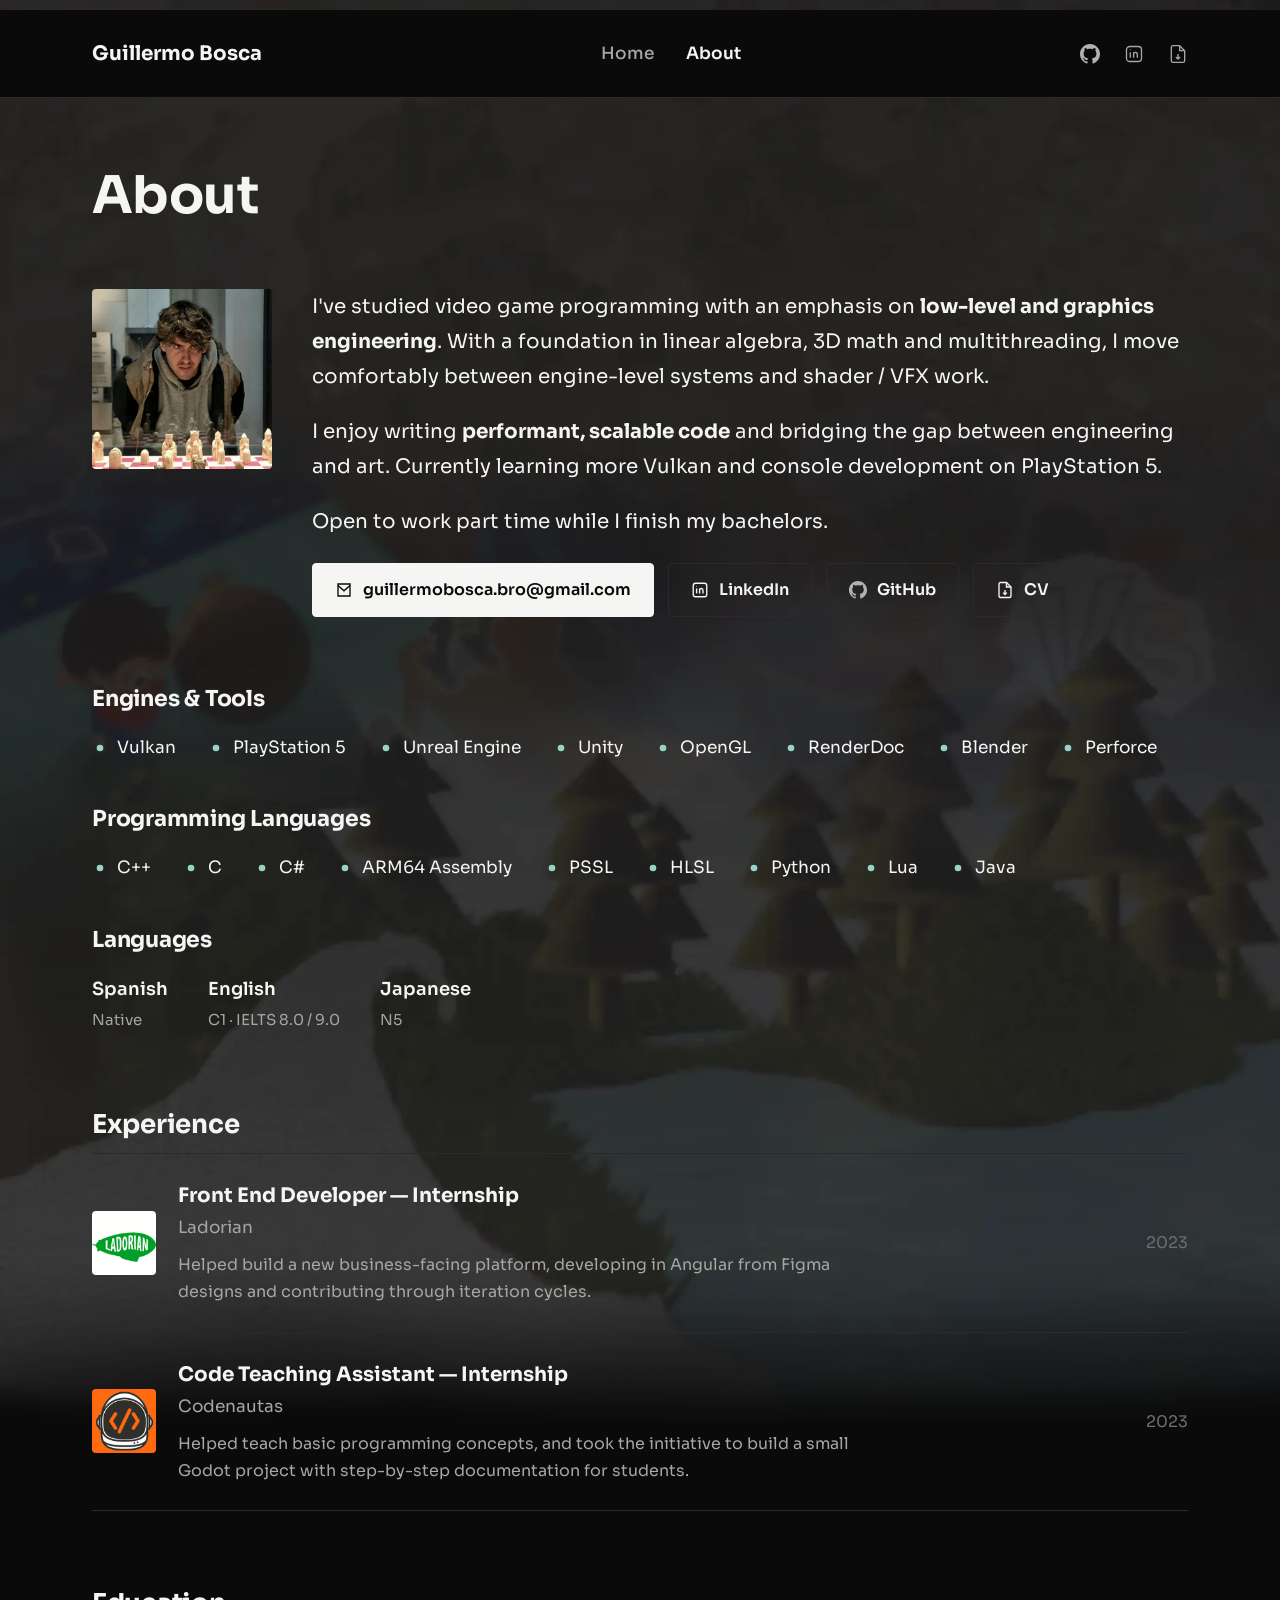
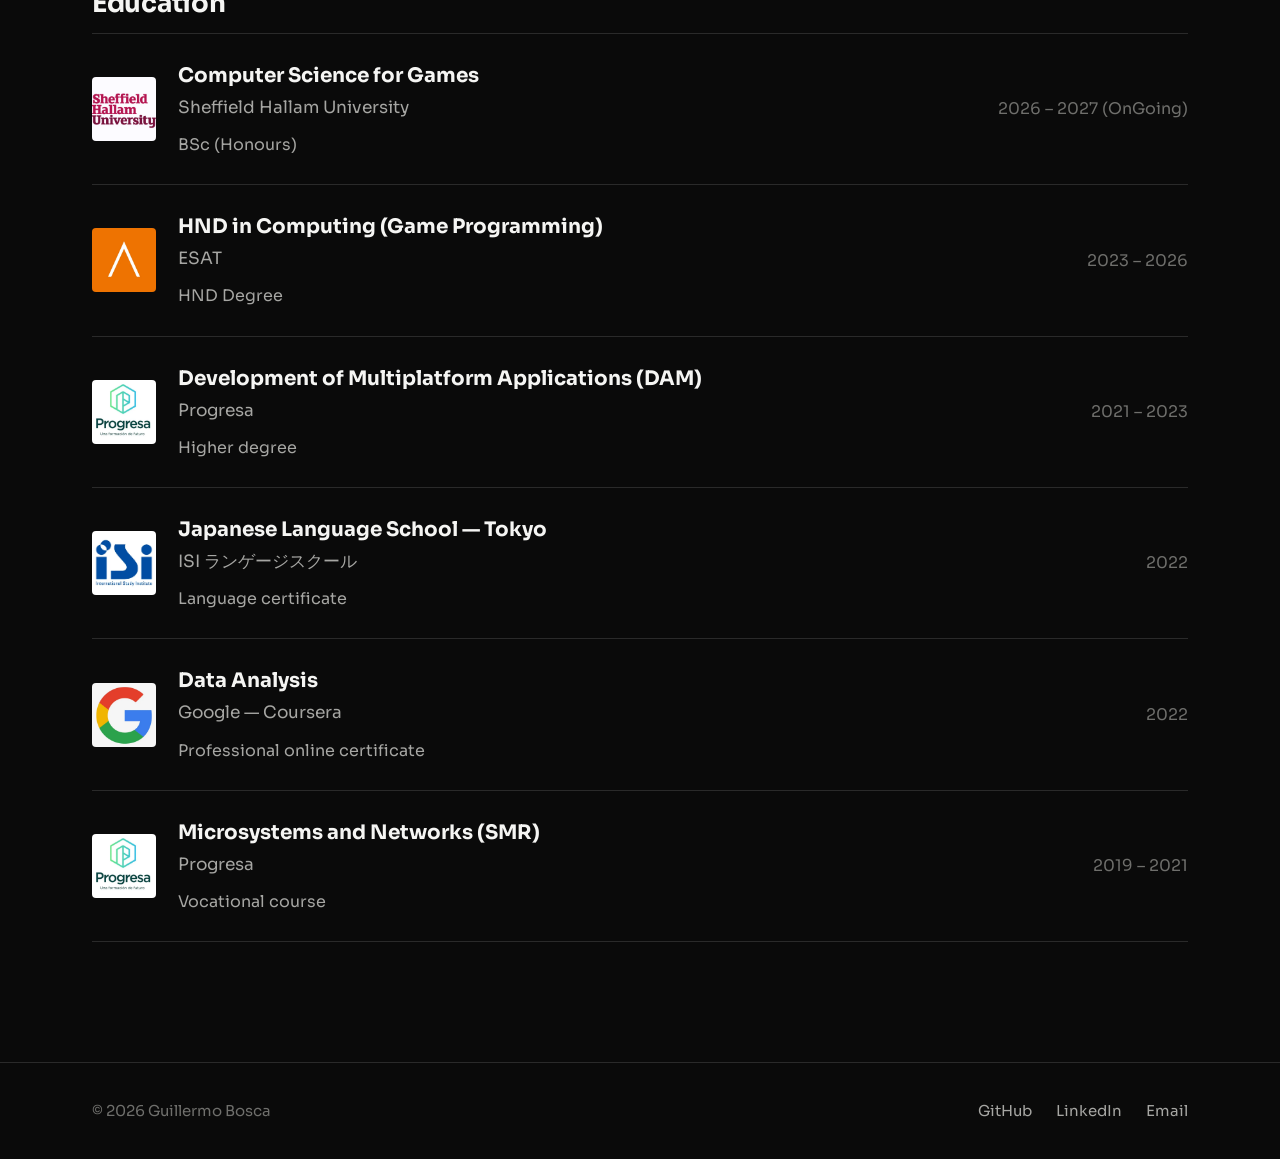
<file: about.html>
<!DOCTYPE html>
<html lang="en">
<head>
<meta charset="UTF-8">
<meta name="viewport" content="width=device-width, initial-scale=1.0">
<title>About — Guillermo Bosca</title>
<meta name="description" content="About Guillermo Bosca — graphics and game engine programmer.">
<link rel="stylesheet" href="css/style.css">
<link rel="icon" type="image/x-icon" href="assets/img/gallery/cat.webp">
</head>
<body>

<header class="site-header">
  <div class="wrap">
    <a href="index.html" class="logo">Guillermo Bosca</a>
    <nav class="main-nav" aria-label="Primary">
      <a href="index.html">Home</a>
      <!--
      <a href="articles.html">Articles</a>
    -->
      <a href="about.html" class="active">About</a>
    </nav>
    <div class="header-icons">
      <a class="icon-link" href="https://github.com/kenhacodes" target="_blank" rel="noopener" aria-label="GitHub">
 <img src="assets/img/logos/github.svg" alt="GitHub">      </a>
      <a class="icon-link" href="https://linkedin.com/in/guillermo-bosca" target="_blank" rel="noopener" aria-label="LinkedIn">
        <svg viewBox="0 0 24 24" fill="none" stroke="currentColor" stroke-width="1.6"><rect x="3" y="3" width="18" height="18" rx="4"/><line x1="7.5" y1="10" x2="7.5" y2="16.5"/><circle cx="7.5" cy="7" r="0.6" fill="currentColor" stroke="none"/><path d="M11.5 16.5V10M11.5 12.5c0-1.5 1-2.5 2.3-2.5 1.3 0 2.2.9 2.2 2.5v4"/></svg>
      </a>
      <a class="icon-link" href="assets/cv/Guillermo_Bosca_CV.pdf" target="_blank" rel="noopener" aria-label="Download CV (PDF)">
        <svg viewBox="0 0 24 24" fill="none" stroke="currentColor" stroke-width="1.6"><path d="M14 2H6a2 2 0 0 0-2 2v16a2 2 0 0 0 2 2h12a2 2 0 0 0 2-2V8z"/><path d="M14 2v6h6"/><path d="M12 12v6M9.5 15.5 12 18l2.5-2.5"/></svg>
      </a>
    </div>
    <button class="nav-toggle" aria-label="Toggle menu">
      <svg width="20" height="20" viewBox="0 0 24 24" fill="none" stroke="currentColor" stroke-width="2"><line x1="3" y1="6" x2="21" y2="6"/><line x1="3" y1="12" x2="21" y2="12"/><line x1="3" y1="18" x2="21" y2="18"/></svg>
    </button>
  </div>
</header>

<main class="wrap">

  <div class="page-head">
    <h1>About</h1>
  </div>

  <div class="about-row">
    <div class="avatar-block">
    
      <img src="assets/img/covers/profile.webp" alt="Guillermo Bosca" onerror="this.style.display='none'">
    </div>

    <div class="about-bio">
      <p>I've studied video game programming with an emphasis on <strong>low-level and graphics engineering</strong>. With a foundation in linear algebra, 3D math and multithreading, I move comfortably between engine-level systems and shader / VFX work.</p>
      <p>I enjoy writing <strong>performant, scalable code</strong> and bridging the gap between engineering and art. Currently learning more Vulkan and console development on PlayStation 5.</p>
      <p>Open to work part time while I finish my bachelors.</p>
      <div class="contact-row">
        <a class="btn primary" href="mailto:guillermobosca.bro@gmail.com">
          <svg viewBox="0 0 24 24" fill="none" stroke="currentColor" stroke-width="1.8"><path d="M4 4h16v16H4z"/><path d="m4 6 8 7 8-7"/></svg>
          guillermobosca.bro@gmail.com
        </a>
        <a class="btn" href="https://linkedin.com/in/guillermo-bosca" target="_blank" rel="noopener">
          <svg viewBox="0 0 24 24" fill="none" stroke="currentColor" stroke-width="1.8"><rect x="3" y="3" width="18" height="18" rx="3"/><line x1="7.5" y1="10" x2="7.5" y2="16.5"/><circle cx="7.5" cy="7" r="0.6" fill="currentColor" stroke="none"/><path d="M11.5 16.5V10M11.5 12.5c0-1.5 1-2.5 2.3-2.5 1.3 0 2.2.9 2.2 2.5v4"/></svg>
          LinkedIn
        </a>
        <a class="btn" href="https://github.com/kenhacodes" target="_blank" rel="noopener">
 <img src="assets/img/logos/github.svg" alt="GitHub"> 
           GitHub
        </a>
        <a class="btn" href="assets/cv/Guillermo_Bosca_CV.pdf" target="_blank" rel="noopener">
          <svg viewBox="0 0 24 24" fill="none" stroke="currentColor" stroke-width="1.8"><path d="M14 2H6a2 2 0 0 0-2 2v16a2 2 0 0 0 2 2h12a2 2 0 0 0 2-2V8z"/><path d="M14 2v6h6"/><path d="M12 12v6M9.5 15.5 12 18l2.5-2.5"/></svg>
          CV
        </a>
      </div>
    </div>
  </div>

  <div class="skills-section">
    <div class="skill-block">
      <h3>Engines &amp; Tools</h3>
      <div class="skill-list">
        <span class="skill-item"><svg viewBox="0 0 24 24" fill="currentColor"><circle cx="12" cy="12" r="5"/></svg>Vulkan</span>
        <span class="skill-item"><svg viewBox="0 0 24 24" fill="currentColor"><circle cx="12" cy="12" r="5"/></svg>PlayStation 5</span>
        <span class="skill-item"><svg viewBox="0 0 24 24" fill="currentColor"><circle cx="12" cy="12" r="5"/></svg>Unreal Engine</span>
        <span class="skill-item"><svg viewBox="0 0 24 24" fill="currentColor"><circle cx="12" cy="12" r="5"/></svg>Unity</span>
        <span class="skill-item"><svg viewBox="0 0 24 24" fill="currentColor"><circle cx="12" cy="12" r="5"/></svg>OpenGL</span>
        <span class="skill-item"><svg viewBox="0 0 24 24" fill="currentColor"><circle cx="12" cy="12" r="5"/></svg>RenderDoc</span>
        <span class="skill-item"><svg viewBox="0 0 24 24" fill="currentColor"><circle cx="12" cy="12" r="5"/></svg>Blender</span>
        <span class="skill-item"><svg viewBox="0 0 24 24" fill="currentColor"><circle cx="12" cy="12" r="5"/></svg>Perforce</span>
        <!--
          <span class="skill-item"><svg viewBox="0 0 24 24" fill="currentColor"><circle cx="12" cy="12" r="5"/></svg>Git</span>
          <span class="skill-item"><svg viewBox="0 0 24 24" fill="currentColor"><circle cx="12" cy="12" r="5"/></svg>Shader Graphs</span>
          <span class="skill-item"><svg viewBox="0 0 24 24" fill="currentColor"><circle cx="12" cy="12" r="5"/></svg>Godot</span>
          <span class="skill-item"><svg viewBox="0 0 24 24" fill="currentColor"><circle cx="12" cy="12" r="5"/></svg>SQL</span>
          <span class="skill-item"><svg viewBox="0 0 24 24" fill="currentColor"><circle cx="12" cy="12" r="5"/></svg>Angular</span>
          <span class="skill-item"><svg viewBox="0 0 24 24" fill="currentColor"><circle cx="12" cy="12" r="5"/></svg>MongoDB</span>
          <span class="skill-item"><svg viewBox="0 0 24 24" fill="currentColor"><circle cx="12" cy="12" r="5"/></svg>Firebase</span>
          <span class="skill-item"><svg viewBox="0 0 24 24" fill="currentColor"><circle cx="12" cy="12" r="5"/></svg>Android Studio</span>
        -->
      </div>
    </div>

    <div class="skill-block">
      <h3>Programming Languages</h3>
      <div class="skill-list">
        <span class="skill-item"><svg viewBox="0 0 24 24" fill="currentColor"><circle cx="12" cy="12" r="5"/></svg>C++</span>
        <span class="skill-item"><svg viewBox="0 0 24 24" fill="currentColor"><circle cx="12" cy="12" r="5"/></svg>C</span>
        <span class="skill-item"><svg viewBox="0 0 24 24" fill="currentColor"><circle cx="12" cy="12" r="5"/></svg>C#</span>
        <span class="skill-item"><svg viewBox="0 0 24 24" fill="currentColor"><circle cx="12" cy="12" r="5"/></svg>ARM64 Assembly</span>
        <span class="skill-item"><svg viewBox="0 0 24 24" fill="currentColor"><circle cx="12" cy="12" r="5"/></svg>PSSL</span>
        <span class="skill-item"><svg viewBox="0 0 24 24" fill="currentColor"><circle cx="12" cy="12" r="5"/></svg>HLSL</span>
        <span class="skill-item"><svg viewBox="0 0 24 24" fill="currentColor"><circle cx="12" cy="12" r="5"/></svg>Python</span>
        <span class="skill-item"><svg viewBox="0 0 24 24" fill="currentColor"><circle cx="12" cy="12" r="5"/></svg>Lua</span>
        <span class="skill-item"><svg viewBox="0 0 24 24" fill="currentColor"><circle cx="12" cy="12" r="5"/></svg>Java</span>
        <!--
          <span class="skill-item"><svg viewBox="0 0 24 24" fill="currentColor"><circle cx="12" cy="12" r="5"/></svg>TypeScript</span>
        -->
    
      </div>
    </div>

    <div class="skill-block">
      <h3>Languages</h3>
      <div class="langs-row">
        <div><div class="name">Spanish</div><div class="lvl">Native</div></div>
        <div><div class="name">English</div><div class="lvl">C1 · IELTS 8.0 / 9.0</div></div>
        <div><div class="name">Japanese</div><div class="lvl">N5</div></div>
      </div>
    </div>
  </div>

  <div class="section-head"><h2>Experience</h2></div>
  <div class="entry-list">
    <div class="entry-row">
      <div class="entry-logo">
        <img src="assets/img/logos/ladorian.webp" alt="" onerror="this.style.display='none'">
        <svg viewBox="0 0 24 24" fill="none" stroke="currentColor" stroke-width="1.6"><rect x="3" y="7" width="18" height="13" rx="2"/><path d="M8 7V5a2 2 0 0 1 2-2h4a2 2 0 0 1 2 2v2"/><line x1="3" y1="13" x2="21" y2="13"/></svg>
      </div>
      <div class="entry-body">
        <div class="role">Front End Developer — Internship</div>
        <div class="org">Ladorian</div>
        <p class="desc">Helped build a new business-facing platform, developing in Angular from Figma designs and contributing through iteration cycles.</p>
      </div>
      <div class="entry-period">2023</div>
    </div>
    <div class="entry-row">
      <div class="entry-logo">
        <img src="assets/img/logos/codenautas.webp" alt="" onerror="this.style.display='none'">
        <svg viewBox="0 0 24 24" fill="none" stroke="currentColor" stroke-width="1.6"><rect x="3" y="7" width="18" height="13" rx="2"/><path d="M8 7V5a2 2 0 0 1 2-2h4a2 2 0 0 1 2 2v2"/><line x1="3" y1="13" x2="21" y2="13"/></svg>
      </div>
      <div class="entry-body">
        <div class="role">Code Teaching Assistant — Internship</div>
        <div class="org">Codenautas</div>
        <p class="desc">Helped teach basic programming concepts, and took the initiative to build a small Godot project with step-by-step documentation for students.</p>
      </div>
      <div class="entry-period">2023</div>
    </div>
  </div>

  <div class="section-head"><h2>Education</h2></div>
  <div class="entry-list">
    <div class="entry-row">
      <div class="entry-logo">
        <img src="assets/img/logos/shu.webp" alt="" onerror="this.style.display='none'">
        <svg viewBox="0 0 24 24" fill="none" stroke="currentColor" stroke-width="1.6"><rect x="3" y="7" width="18" height="13" rx="2"/><path d="M8 7V5a2 2 0 0 1 2-2h4a2 2 0 0 1 2 2v2"/><line x1="3" y1="13" x2="21" y2="13"/></svg>

      </div>
      <div class="entry-body">
        <div class="role">Computer Science for Games</div>
        <div class="org">Sheffield Hallam University</div>
        <p class="desc">BSc (Honours)</p>
      </div>
      <div class="entry-period">2026 – 2027 (OnGoing)</div>
    </div>
    <div class="entry-row">
      <div class="entry-logo">
        <img src="assets/img/logos/esat.webp" alt="" onerror="this.style.display='none'">
        <svg viewBox="0 0 24 24" fill="none" stroke="currentColor" stroke-width="1.6"><rect x="3" y="7" width="18" height="13" rx="2"/><path d="M8 7V5a2 2 0 0 1 2-2h4a2 2 0 0 1 2 2v2"/><line x1="3" y1="13" x2="21" y2="13"/></svg>
      </div>
      <div class="entry-body">
        <div class="role">HND in Computing (Game Programming)</div>
        <div class="org">ESAT</div>
        <p class="desc">HND Degree</p>
      </div>
      <div class="entry-period">2023 – 2026</div>
    </div>
    <div class="entry-row">
      <div class="entry-logo">
        <img src="assets/img/logos/progresa.webp" alt="" onerror="this.style.display='none'">
        <svg viewBox="0 0 24 24" fill="none" stroke="currentColor" stroke-width="1.6"><rect x="3" y="7" width="18" height="13" rx="2"/><path d="M8 7V5a2 2 0 0 1 2-2h4a2 2 0 0 1 2 2v2"/><line x1="3" y1="13" x2="21" y2="13"/></svg>
      </div>
      <div class="entry-body">
        <div class="role">Development of Multiplatform Applications (DAM)</div>
        <div class="org">Progresa</div>
        <p class="desc">Higher degree</p>
      </div>
      <div class="entry-period">2021 – 2023</div>
    </div>
    <div class="entry-row">
      <div class="entry-logo">
        <img src="assets/img/logos/isi.webp" alt="" onerror="this.style.display='none'">
        <svg viewBox="0 0 24 24" fill="none" stroke="currentColor" stroke-width="1.6"><rect x="3" y="7" width="18" height="13" rx="2"/><path d="M8 7V5a2 2 0 0 1 2-2h4a2 2 0 0 1 2 2v2"/><line x1="3" y1="13" x2="21" y2="13"/></svg>
      </div>
      <div class="entry-body">
        <div class="role">Japanese Language School — Tokyo</div>
        <div class="org">ISI ランゲージスクール</div>
        <p class="desc">Language certificate</p>
      </div>
      <div class="entry-period">2022</div>
    </div>
    <div class="entry-row">
      <div class="entry-logo">
        <img src="assets/img/logos/google.webp" alt="" onerror="this.style.display='none'">
        <svg viewBox="0 0 24 24" fill="none" stroke="currentColor" stroke-width="1.6"><rect x="3" y="7" width="18" height="13" rx="2"/><path d="M8 7V5a2 2 0 0 1 2-2h4a2 2 0 0 1 2 2v2"/><line x1="3" y1="13" x2="21" y2="13"/></svg>
      </div>
      <div class="entry-body">
        <div class="role">Data Analysis</div>
        <div class="org">Google — Coursera</div>
        <p class="desc">Professional online certificate</p>
      </div>
      <div class="entry-period">2022</div>
    </div>
    <div class="entry-row">
      <div class="entry-logo">
        <img src="assets/img/logos/progresa.webp" alt="" onerror="this.style.display='none'">
        <svg viewBox="0 0 24 24" fill="none" stroke="currentColor" stroke-width="1.6"><rect x="3" y="7" width="18" height="13" rx="2"/><path d="M8 7V5a2 2 0 0 1 2-2h4a2 2 0 0 1 2 2v2"/><line x1="3" y1="13" x2="21" y2="13"/></svg>
      </div>
      <div class="entry-body">
        <div class="role">Microsystems and Networks (SMR)</div>
        <div class="org">Progresa</div>
        <p class="desc">Vocational course</p>
      </div>
      <div class="entry-period">2019 – 2021</div>
    </div>
  </div>

</main>

<footer class="site-footer">
  <div class="wrap">
    <p>&copy; 2026 Guillermo Bosca</p>
    <div class="footer-links">
      <a href="https://github.com/kenhacodes" target="_blank" rel="noopener">GitHub</a>
      <a href="https://linkedin.com/in/guillermo-bosca" target="_blank" rel="noopener">LinkedIn</a>
      <a href="mailto:guillermobosca.bro@gmail.com">Email</a>
    </div>
  </div>
</footer>

<script src="js/main.js"></script>
</body>
</html>
</file>
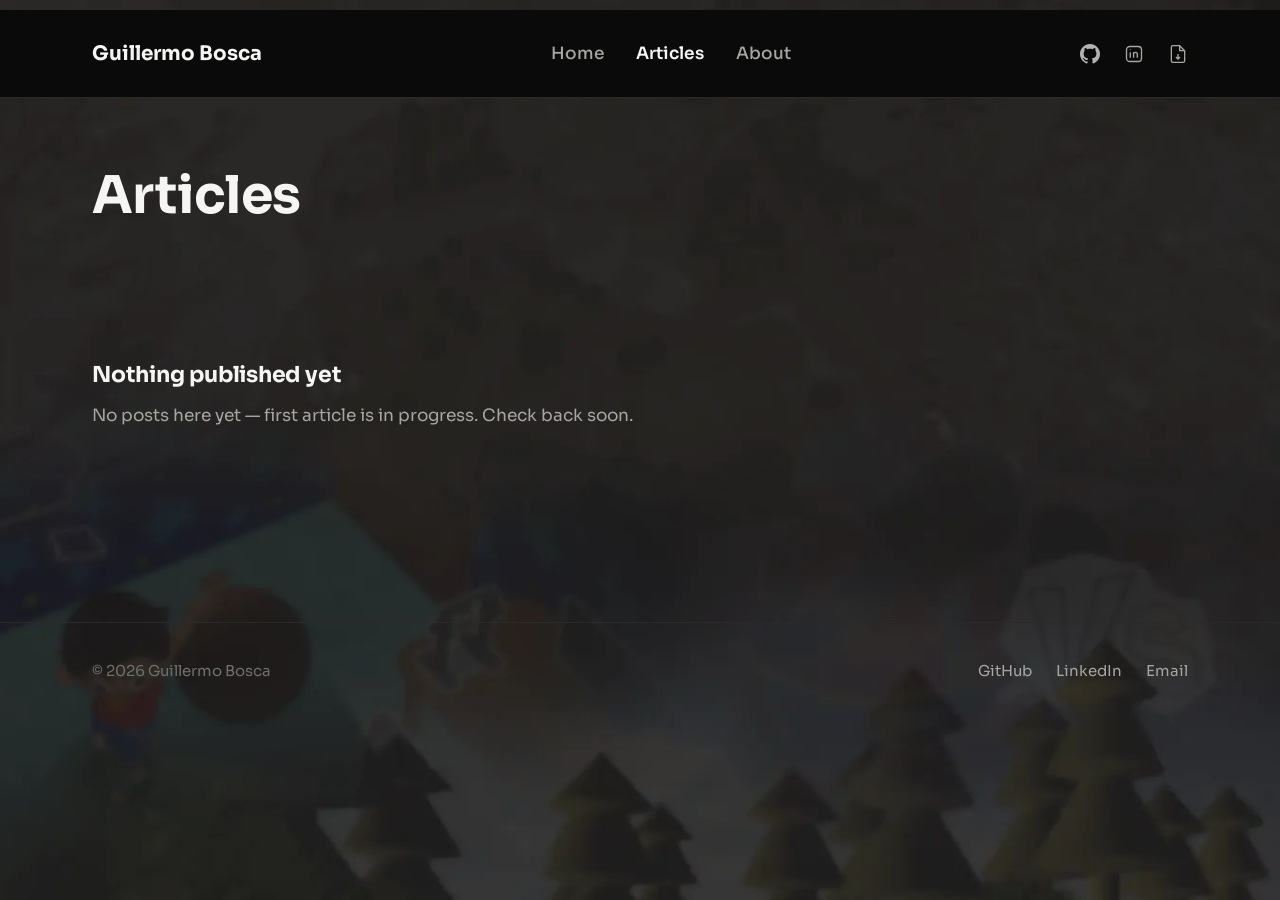
<file: articles.html>
<!DOCTYPE html>
<html lang="en">
<head>
<meta charset="UTF-8">
<meta name="viewport" content="width=device-width, initial-scale=1.0">
<title>Articles — Guillermo Bosca</title>
<meta name="description" content="Writing on graphics programming, engines and low-level systems.">
<link rel="stylesheet" href="css/style.css">
<link rel="icon" type="image/x-icon" href="assets/img/gallery/cat.webp">
</head>
<body>

<header class="site-header">
  <div class="wrap">
    <a href="index.html" class="logo">Guillermo Bosca</a>
    <nav class="main-nav" aria-label="Primary">
      <a href="index.html">Home</a>
      <a href="articles.html" class="active">Articles</a>
      <a href="about.html">About</a>
    </nav>
    <div class="header-icons">
      <a class="icon-link" href="https://github.com/kenhacodes" target="_blank" rel="noopener" aria-label="GitHub">
         <img src="assets/img/logos/github.svg" alt="GitHub">
      </a>
      <a class="icon-link" href="https://linkedin.com/in/guillermo-bosca" target="_blank" rel="noopener" aria-label="LinkedIn">
        <svg viewBox="0 0 24 24" fill="none" stroke="currentColor" stroke-width="1.6"><rect x="3" y="3" width="18" height="18" rx="4"/><line x1="7.5" y1="10" x2="7.5" y2="16.5"/><circle cx="7.5" cy="7" r="0.6" fill="currentColor" stroke="none"/><path d="M11.5 16.5V10M11.5 12.5c0-1.5 1-2.5 2.3-2.5 1.3 0 2.2.9 2.2 2.5v4"/></svg>
      </a>
      <a class="icon-link" href="assets/cv/Guillermo_Bosca_CV.pdf" target="_blank" rel="noopener" aria-label="Download CV (PDF)">
        <svg viewBox="0 0 24 24" fill="none" stroke="currentColor" stroke-width="1.6"><path d="M14 2H6a2 2 0 0 0-2 2v16a2 2 0 0 0 2 2h12a2 2 0 0 0 2-2V8z"/><path d="M14 2v6h6"/><path d="M12 12v6M9.5 15.5 12 18l2.5-2.5"/></svg>
      </a>
    </div>
    <button class="nav-toggle" aria-label="Toggle menu">
      <svg width="20" height="20" viewBox="0 0 24 24" fill="none" stroke="currentColor" stroke-width="2"><line x1="3" y1="6" x2="21" y2="6"/><line x1="3" y1="12" x2="21" y2="12"/><line x1="3" y1="18" x2="21" y2="18"/></svg>
    </button>
  </div>
</header>

<main class="wrap">

  <div class="page-head">
    <h1>Articles</h1>
  </div>

  <!--
    No posts published yet. Once you write your first one:
    1. Copy articles/template.html to articles/your-post-slug.html and fill it in.
    2. Replace the .empty-state block below with a .articles-list of .articles-row
       entries (markup example is commented at the bottom of this file).
  -->
  <div class="empty-state">
    <h3>Nothing published yet</h3>
    <p>No posts here yet — first article is in progress. Check back soon.</p>
  </div>

</main>

<!--
  Articles list markup, for when there are posts. Add this instead of
  .empty-state above, one .articles-row per post:

  <div class="articles-list">
    <a class="articles-row" href="articles/your-post-slug.html">
      <span class="date">Jan 2026</span>
      <span class="title">Your Post Title</span>
    </a>
  </div>
-->

<footer class="site-footer">
  <div class="wrap">
    <p>&copy; 2026 Guillermo Bosca</p>
    <div class="footer-links">
      <a href="https://github.com/kenhacodes" target="_blank" rel="noopener">GitHub</a>
      <a href="https://linkedin.com/in/guillermo-bosca" target="_blank" rel="noopener">LinkedIn</a>
      <a href="mailto:guillermobosca.bro@gmail.com">Email</a>
    </div>
  </div>
</footer>

<script src="js/main.js"></script>
</body>
</html>
</file>
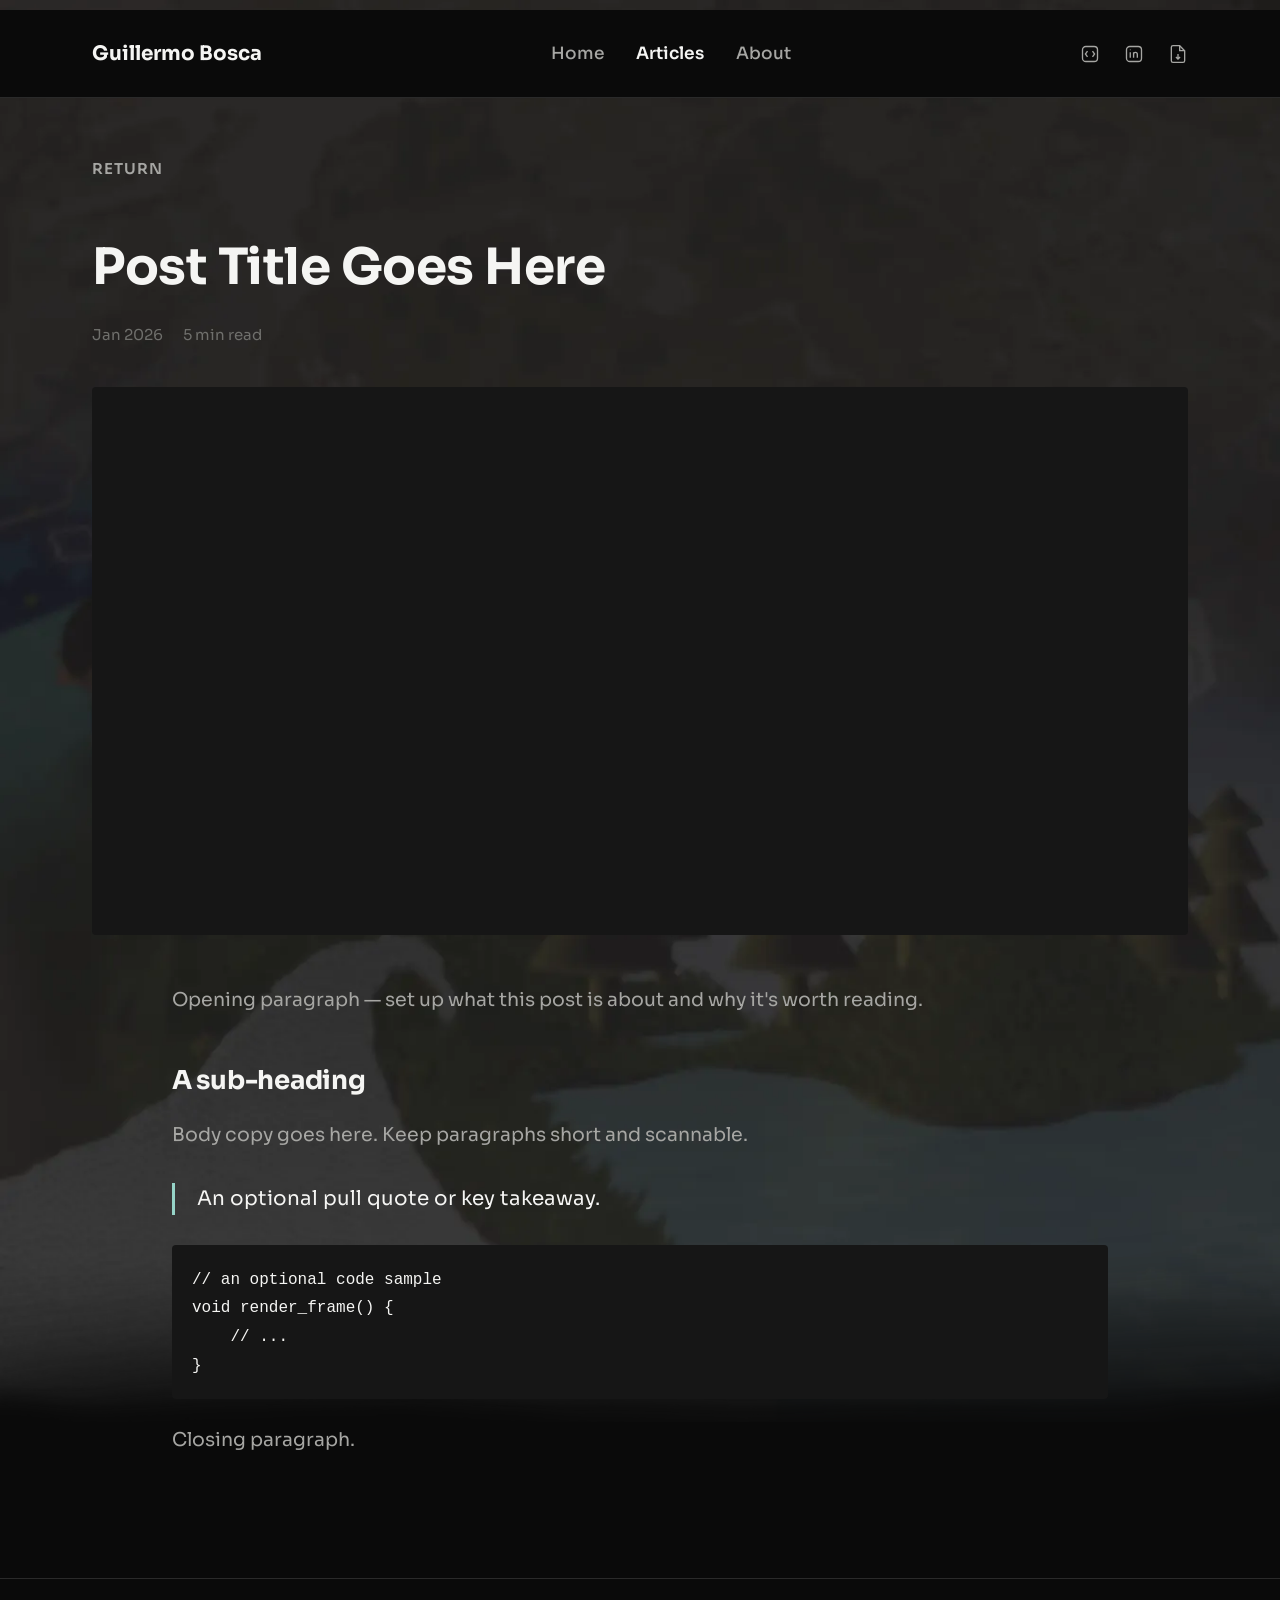
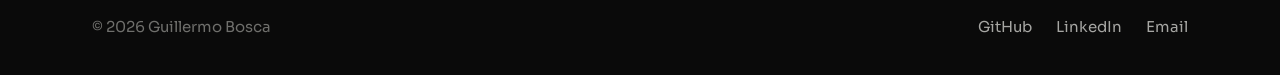
<file: blog/template.html>
<!DOCTYPE html>
<html lang="en">
<head>
<meta charset="UTF-8">
<meta name="viewport" content="width=device-width, initial-scale=1.0">
<title>Post Title — Guillermo Bosca</title>
<meta name="description" content="One or two sentence summary of the post.">
<link rel="stylesheet" href="../css/style.css">
</head>
<body>

<!--
  ============================================================================
  BLOG POST TEMPLATE — copy this file to articles/your-post-slug.html.

  To fill in:
  1. <title> and <meta description>.
  2. post-head: title, date and reading time.
  3. post-cover: optional — add an <img> inside .post-cover, or delete the
     whole block if the post doesn't need one.
  4. post-body: write your content. Use <h2> for sub-headings, <p> for
     paragraphs, <blockquote> for pull quotes, <pre><code> for code blocks.
  5. Once published, add a matching entry to the list in articles.html
     (markup example is in a comment at the bottom of that file).
  ============================================================================
-->

<header class="site-header">
  <div class="wrap">
    <a href="../index.html" class="logo">Guillermo Bosca</a>
    <nav class="main-nav" aria-label="Primary">
      <a href="../index.html">Home</a>
      <a href="../articles.html" class="active">Articles</a>
      <a href="../about.html">About</a>
    </nav>
    <div class="header-icons">
      <a class="icon-link" href="https://github.com/kenhacodes" target="_blank" rel="noopener" aria-label="GitHub">
        <svg viewBox="0 0 24 24" fill="none" stroke="currentColor" stroke-width="1.6"><rect x="3" y="3" width="18" height="18" rx="4"/><path d="M9 8.5 6.5 12 9 15.5M15 8.5 17.5 12 15 15.5"/></svg>
      </a>
      <a class="icon-link" href="https://linkedin.com/in/guillermo-bosca" target="_blank" rel="noopener" aria-label="LinkedIn">
        <svg viewBox="0 0 24 24" fill="none" stroke="currentColor" stroke-width="1.6"><rect x="3" y="3" width="18" height="18" rx="4"/><line x1="7.5" y1="10" x2="7.5" y2="16.5"/><circle cx="7.5" cy="7" r="0.6" fill="currentColor" stroke="none"/><path d="M11.5 16.5V10M11.5 12.5c0-1.5 1-2.5 2.3-2.5 1.3 0 2.2.9 2.2 2.5v4"/></svg>
      </a>
      <a class="icon-link" href="../assets/cv/Guillermo_Bosca_CV.pdf" target="_blank" rel="noopener" aria-label="Download CV (PDF)">
        <svg viewBox="0 0 24 24" fill="none" stroke="currentColor" stroke-width="1.6"><path d="M14 2H6a2 2 0 0 0-2 2v16a2 2 0 0 0 2 2h12a2 2 0 0 0 2-2V8z"/><path d="M14 2v6h6"/><path d="M12 12v6M9.5 15.5 12 18l2.5-2.5"/></svg>
      </a>
    </div>
    <button class="nav-toggle" aria-label="Toggle menu">
      <svg width="20" height="20" viewBox="0 0 24 24" fill="none" stroke="currentColor" stroke-width="2"><line x1="3" y1="6" x2="21" y2="6"/><line x1="3" y1="12" x2="21" y2="12"/><line x1="3" y1="18" x2="21" y2="18"/></svg>
    </button>
  </div>
</header>

<main class="wrap">

  <div class="post-head">
    <a class="return-link" href="../articles.html">Return</a>
    <h1>Post Title Goes Here</h1>
    <div class="post-meta">
      <span>Jan 2026</span>
      <span>5 min read</span>
    </div>
  </div>

  <div class="post-cover">
    <!-- <img src="../assets/img/articles/your-post-slug-cover.jpg" alt=""> -->
  </div>

  <article class="post-body">
    <p>Opening paragraph — set up what this post is about and why it's worth reading.</p>

    <h2>A sub-heading</h2>
    <p>Body copy goes here. Keep paragraphs short and scannable.</p>

    <blockquote>An optional pull quote or key takeaway.</blockquote>

    <pre><code>// an optional code sample
void render_frame() {
    // ...
}</code></pre>

    <p>Closing paragraph.</p>
  </article>

</main>

<footer class="site-footer">
  <div class="wrap">
    <p>&copy; 2026 Guillermo Bosca</p>
    <div class="footer-links">
      <a href="https://github.com/kenhacodes" target="_blank" rel="noopener">GitHub</a>
      <a href="https://linkedin.com/in/guillermo-bosca" target="_blank" rel="noopener">LinkedIn</a>
      <a href="mailto:guillermobosca.bro@gmail.com">Email</a>
    </div>
  </div>
</footer>

<script src="../js/main.js"></script>
</body>
</html>
</file>
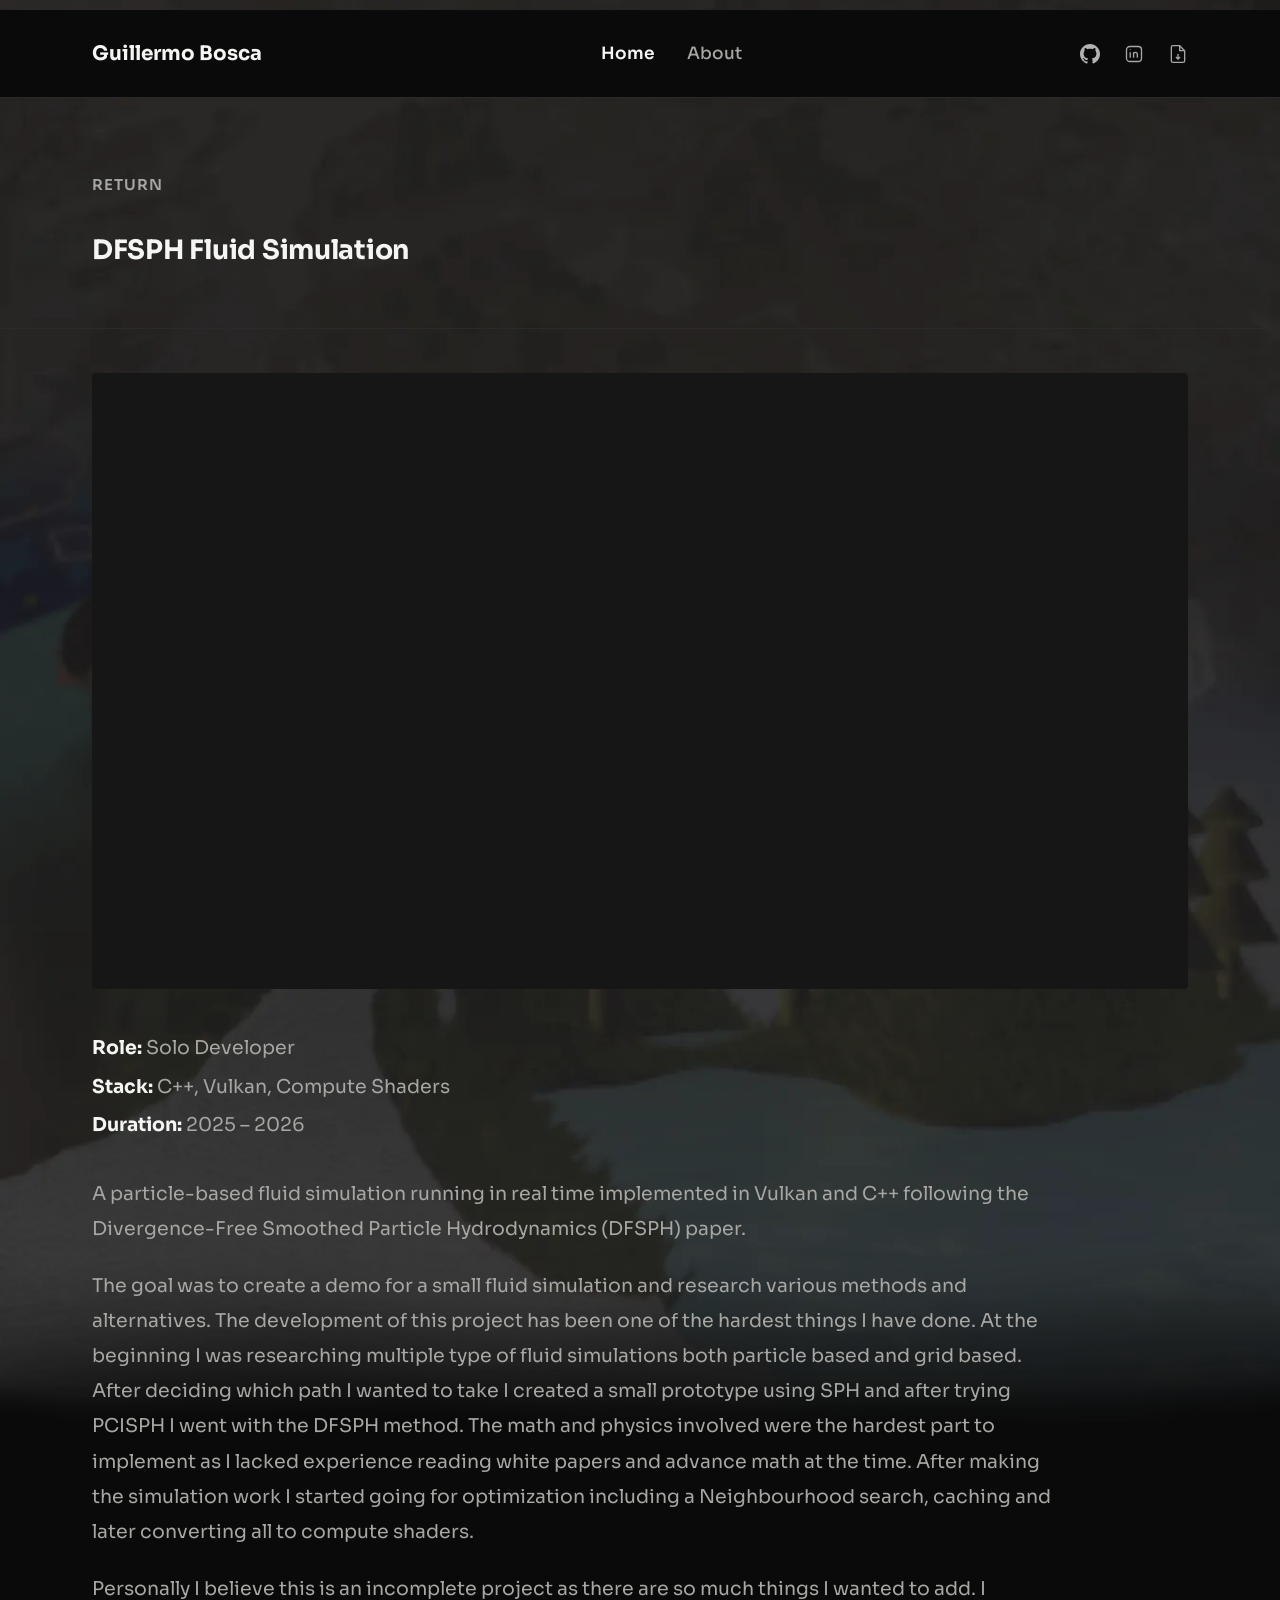
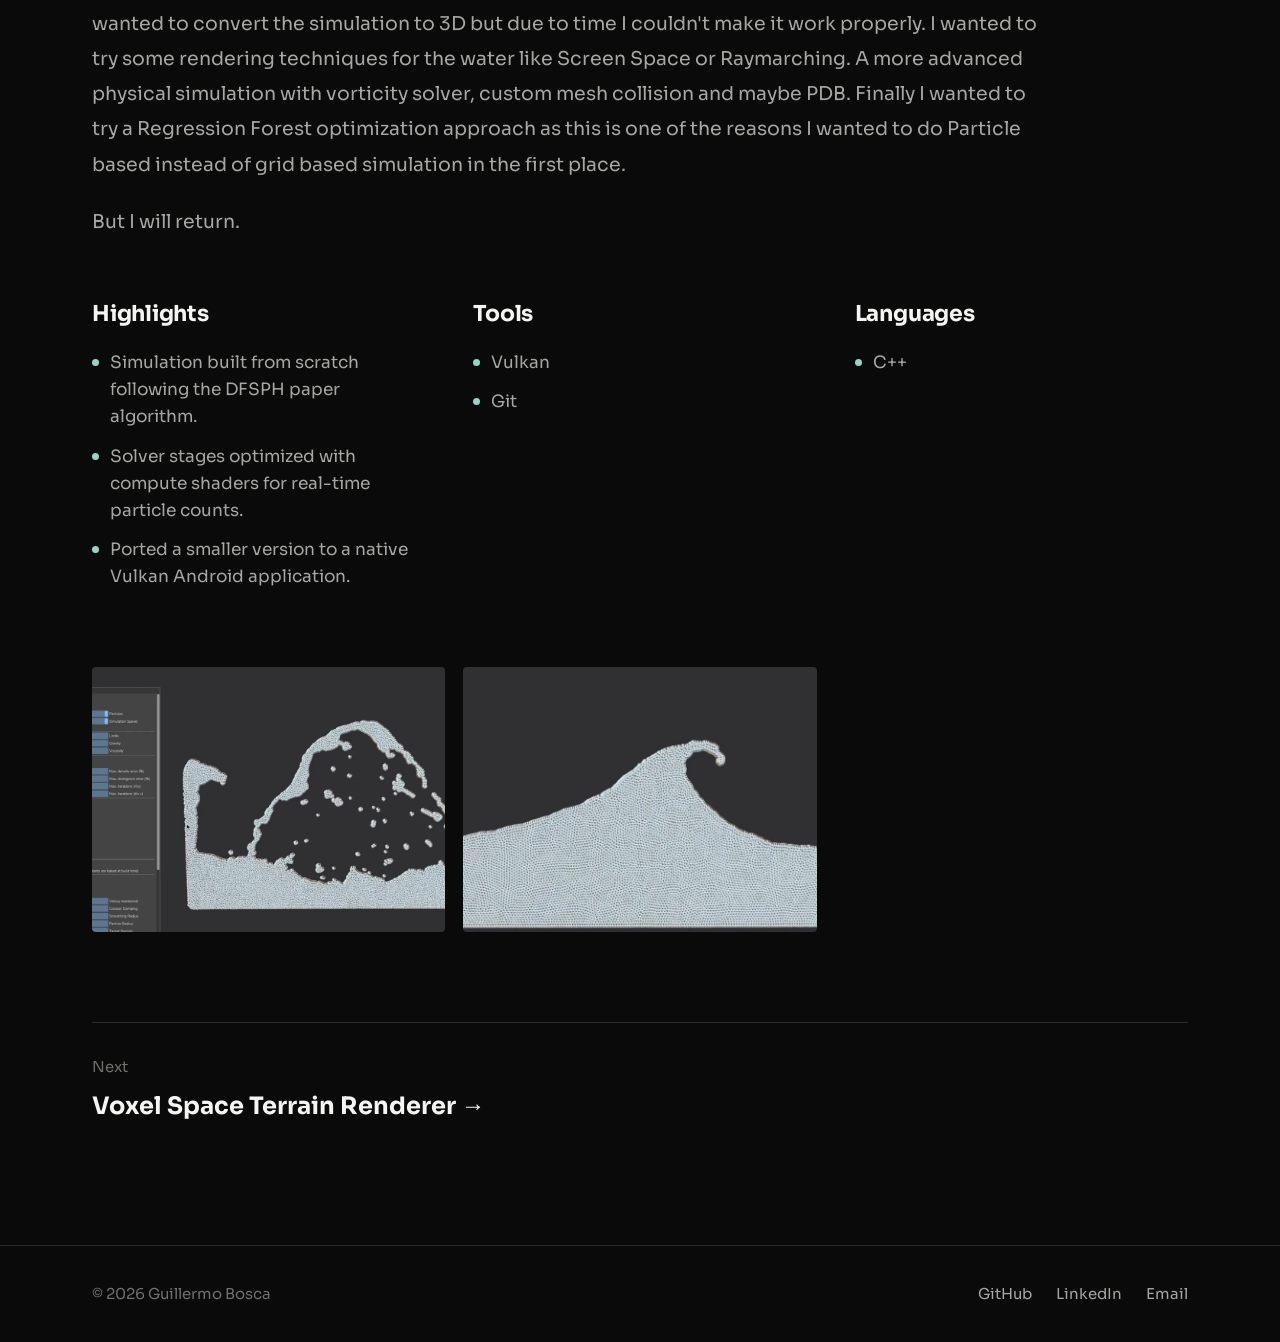
<file: projects/fluid-sim.html>
<!DOCTYPE html>
<html lang="en">
<head>
<meta charset="UTF-8">
<meta name="viewport" content="width=device-width, initial-scale=1.0">
<title>Real-Time 3D Fluid Simulation — Guillermo Bosca</title>
<meta name="description" content="A real-time 3D fluid simulation in Vulkan and C++, implementing the DFSPH algorithm and accelerated with compute shaders.">
<link rel="stylesheet" href="../css/style.css">
<link rel="icon" type="image/x-icon" href="../assets/img/gallery/cat.webp">
</head>
<body>

<header class="site-header">
  <div class="wrap">
    <a href="../index.html" class="logo">Guillermo Bosca</a>
    <nav class="main-nav" aria-label="Primary">
      <a href="../index.html" class="active">Home</a>
      <!--
      <a href="articles.html">Articles</a>
    -->
      <a href="../about.html">About</a>
    </nav>
    <div class="header-icons">
      <a class="icon-link" href="https://github.com/kenhacodes" target="_blank" rel="noopener" aria-label="GitHub">
        <img src="../assets/img/logos/github.svg" alt="GitHub"> 
      </a>
      <a class="icon-link" href="https://linkedin.com/in/guillermo-bosca" target="_blank" rel="noopener" aria-label="LinkedIn">
        <svg viewBox="0 0 24 24" fill="none" stroke="currentColor" stroke-width="1.6"><rect x="3" y="3" width="18" height="18" rx="4"/><line x1="7.5" y1="10" x2="7.5" y2="16.5"/><circle cx="7.5" cy="7" r="0.6" fill="currentColor" stroke="none"/><path d="M11.5 16.5V10M11.5 12.5c0-1.5 1-2.5 2.3-2.5 1.3 0 2.2.9 2.2 2.5v4"/></svg>
      </a>
      <a class="icon-link" href="../assets/cv/Guillermo_Bosca_CV.pdf" target="_blank" rel="noopener" aria-label="Download CV (PDF)">
        <svg viewBox="0 0 24 24" fill="none" stroke="currentColor" stroke-width="1.6"><path d="M14 2H6a2 2 0 0 0-2 2v16a2 2 0 0 0 2 2h12a2 2 0 0 0 2-2V8z"/><path d="M14 2v6h6"/><path d="M12 12v6M9.5 15.5 12 18l2.5-2.5"/></svg>
      </a>
    </div>
    <button class="nav-toggle" aria-label="Toggle menu">
      <svg width="20" height="20" viewBox="0 0 24 24" fill="none" stroke="currentColor" stroke-width="2"><line x1="3" y1="6" x2="21" y2="6"/><line x1="3" y1="12" x2="21" y2="12"/><line x1="3" y1="18" x2="21" y2="18"/></svg>
    </button>
  </div>
</header>

<section class="project-hero">
  
  <div class="wrap">
    <a class="return-link" href="../index.html">Return</a>
    <h2>DFSPH Fluid Simulation</h2>
  </div>
</section>

<main class="wrap">

<div class="project-video">
<iframe width="560" height="315" src="https://www.youtube.com/embed/FrYQOj9I9yY?si=KC2i2n4PdACY-vkE" title="YouTube video player" frameborder="0" allow="accelerometer; autoplay; clipboard-write; encrypted-media; gyroscope; picture-in-picture; web-share" referrerpolicy="strict-origin-when-cross-origin" allowfullscreen></iframe>  </div>


  <div class="meta-lines">
    <p><strong>Role:</strong> Solo Developer</p>
    <p><strong>Stack:</strong> C++, Vulkan, Compute Shaders</p>
    <p><strong>Duration:</strong> 2025 – 2026</p>
  </div>

  <div class="project-description">
    <p>
A particle-based fluid simulation running in real time implemented in Vulkan and C++ following the Divergence-Free 
Smoothed Particle Hydrodynamics (DFSPH) paper.
    </p>
    <p>
      The goal was to create a demo for a small fluid simulation and research various methods and alternatives. 
The development of this project has been one of the hardest things I have done. At the beginning I was researching multiple type of fluid simulations both particle based and grid based. After deciding which path I wanted to take I created a small prototype using SPH and after trying PCISPH I went with the DFSPH method. The math and physics involved were the hardest part to implement as I lacked experience reading white papers and advance math at the time. After making the simulation work I started going for optimization including a Neighbourhood search, caching and later converting all to compute shaders.
    </p>
    <p>
    Personally I believe this is an incomplete project as there are so much things I wanted to add. I wanted to convert the simulation to 3D but due to time I couldn't make it work properly. I wanted to try some rendering techniques for the water like Screen Space or Raymarching. A more advanced physical simulation with vorticity solver, custom mesh collision and maybe PDB. Finally I wanted to try a Regression Forest optimization approach as this is one of the reasons I wanted to do Particle based instead of grid based simulation in the first place.  
    </p>
    <p>
      But I will return.
    </p>
   
  </div>

  <div class="fact-columns">
    <div class="fact-col">
      <h3>Highlights</h3>
      <ul>
        <li>Simulation built from scratch following the DFSPH paper algorithm.</li>
        <li>Solver stages optimized with compute shaders for real-time particle counts.</li>
        <li>Ported a smaller version to a native Vulkan Android application.</li>
      </ul>
    </div>
    <div class="fact-col">
      <h3>Tools</h3>
      <ul>
        <li>Vulkan</li>
        <li>Git</li>
      </ul>
    </div>
    <div class="fact-col">
      <h3>Languages</h3>
      <ul>
        <li>C++</li>
      </ul>
    </div>
  </div>

  <div class="gallery">
    <div class="gallery-slot">
      <div class="media-placeholder">
        <svg viewBox="0 0 24 24" fill="none" stroke="currentColor" stroke-width="1.4"><rect x="3" y="3" width="18" height="18" rx="2"/><circle cx="8.5" cy="8.5" r="1.5"/><path d="M21 15l-5-5L5 21"/></svg>
        <span>Add image</span>
      </div>
      <img src="../assets/img/gallery/fluid1.webp" alt="" onerror="this.style.display='none'">
    </div>
    <div class="gallery-slot">
      <div class="media-placeholder">
        <svg viewBox="0 0 24 24" fill="none" stroke="currentColor" stroke-width="1.4"><rect x="3" y="3" width="18" height="18" rx="2"/><circle cx="8.5" cy="8.5" r="1.5"/><path d="M21 15l-5-5L5 21"/></svg>
        <span>Add image</span>
      </div>
      <img src="../assets/img/covers/cover_fluid.webp" alt="" onerror="this.style.display='none'">
    </div>
    
  </div>

  <div class="next-project">
    <div class="k">Next</div>
    <a href="voxel-terrain.html">Voxel Space Terrain Renderer →</a>
  </div>

</main>

<footer class="site-footer">
  <div class="wrap">
    <p>&copy; 2026 Guillermo Bosca</p>
    <div class="footer-links">
      <a href="https://github.com/kenhacodes" target="_blank" rel="noopener">GitHub</a>
      <a href="https://linkedin.com/in/guillermo-bosca" target="_blank" rel="noopener">LinkedIn</a>
      <a href="mailto:guillermobosca.bro@gmail.com">Email</a>
    </div>
  </div>
</footer>

<script src="../js/main.js"></script>
</body>
</html>
</file>
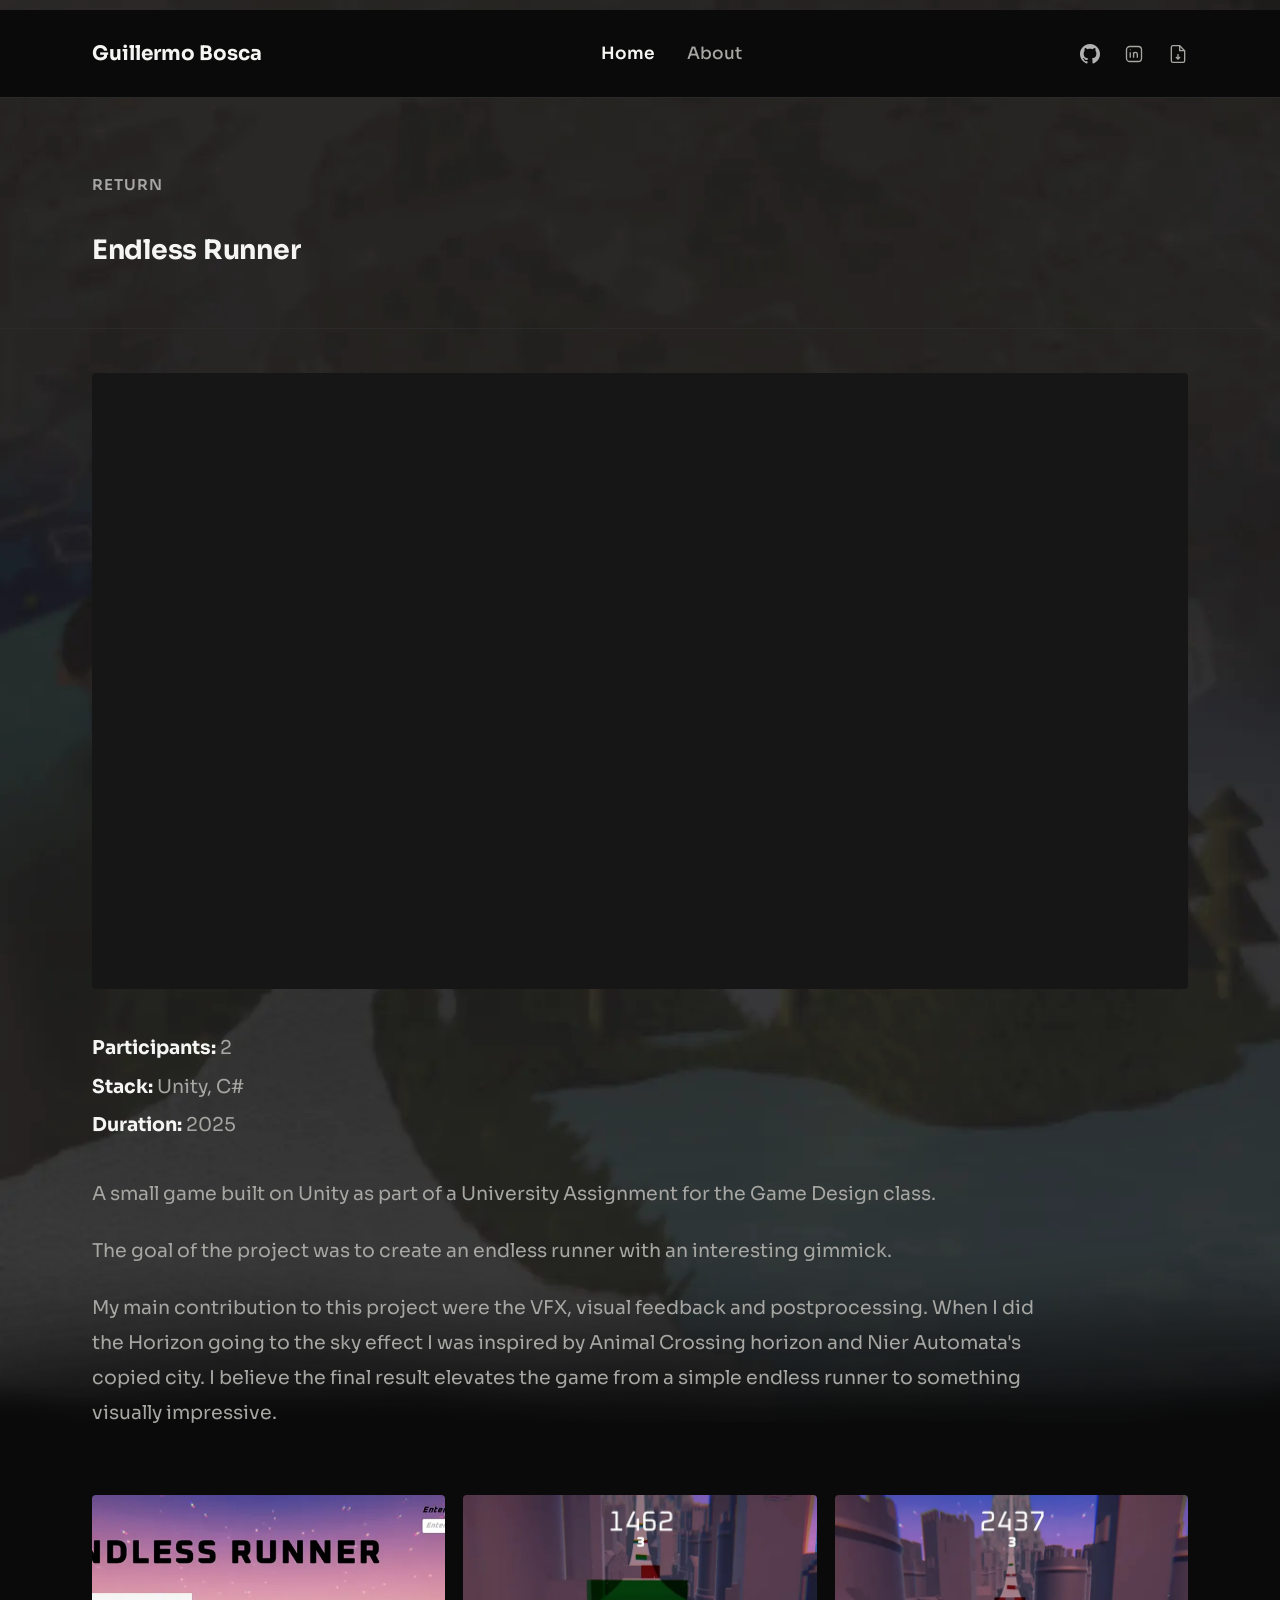
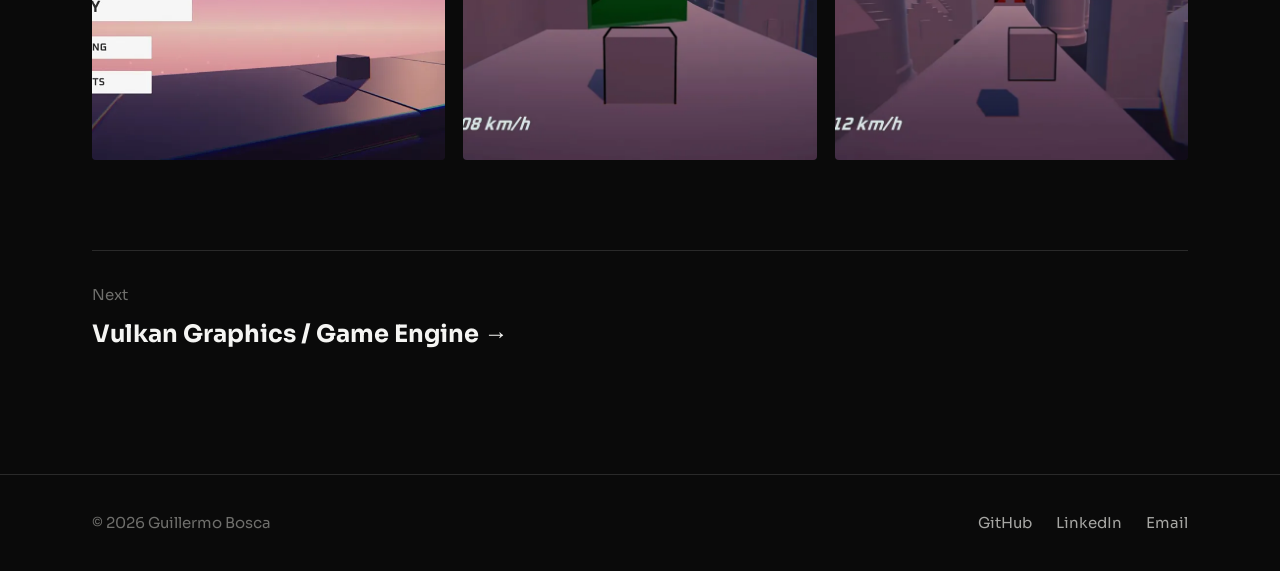
<file: projects/infinite-runner.html>
<!DOCTYPE html>
<html lang="en">
<head>
<meta charset="UTF-8">
<meta name="viewport" content="width=device-width, initial-scale=1.0">
<title>Endless Runner — Guillermo Bosca</title>
<meta name="description" content="A real-time OpenGL demo scene with procedural grass, GPU particles and a geometry-shader ocean.">
<link rel="stylesheet" href="../css/style.css">
<link rel="icon" type="image/x-icon" href="../assets/img/gallery/cat.webp">
</head>
<body>

<header class="site-header">
  <div class="wrap">
    <a href="../index.html" class="logo">Guillermo Bosca</a>
    <nav class="main-nav" aria-label="Primary">
      <a href="../index.html" class="active">Home</a>
      <!--
      <a href="articles.html">Articles</a>
    -->
      <a href="../about.html">About</a>
    </nav>
    <div class="header-icons">
      <a class="icon-link" href="https://github.com/kenhacodes" target="_blank" rel="noopener" aria-label="GitHub">
 <img src="../assets/img/logos/github.svg" alt="GitHub"> 
      </a>
      <a class="icon-link" href="https://linkedin.com/in/guillermo-bosca" target="_blank" rel="noopener" aria-label="LinkedIn">
        <svg viewBox="0 0 24 24" fill="none" stroke="currentColor" stroke-width="1.6"><rect x="3" y="3" width="18" height="18" rx="4"/><line x1="7.5" y1="10" x2="7.5" y2="16.5"/><circle cx="7.5" cy="7" r="0.6" fill="currentColor" stroke="none"/><path d="M11.5 16.5V10M11.5 12.5c0-1.5 1-2.5 2.3-2.5 1.3 0 2.2.9 2.2 2.5v4"/></svg>
      </a>
      <a class="icon-link" href="../assets/cv/Guillermo_Bosca_CV.pdf" target="_blank" rel="noopener" aria-label="Download CV (PDF)">
        <svg viewBox="0 0 24 24" fill="none" stroke="currentColor" stroke-width="1.6"><path d="M14 2H6a2 2 0 0 0-2 2v16a2 2 0 0 0 2 2h12a2 2 0 0 0 2-2V8z"/><path d="M14 2v6h6"/><path d="M12 12v6M9.5 15.5 12 18l2.5-2.5"/></svg>
      </a>
    </div>
    <button class="nav-toggle" aria-label="Toggle menu">
      <svg width="20" height="20" viewBox="0 0 24 24" fill="none" stroke="currentColor" stroke-width="2"><line x1="3" y1="6" x2="21" y2="6"/><line x1="3" y1="12" x2="21" y2="12"/><line x1="3" y1="18" x2="21" y2="18"/></svg>
    </button>
  </div>
</header>

<section class="project-hero">
  
  <div class="wrap">
    <a class="return-link" href="../index.html">Return</a>
    <h2>Endless Runner</h2>
  </div>
</section>

<main class="wrap">
 <div class="project-video">
<iframe width="560" height="315" src="https://www.youtube.com/embed/itU82o_Ltxg?si=ufjJlaOyy7ySgYbg" title="YouTube video player" frameborder="0" allow="accelerometer; autoplay; clipboard-write; encrypted-media; gyroscope; picture-in-picture; web-share" referrerpolicy="strict-origin-when-cross-origin" allowfullscreen></iframe>
  </div>

  <div class="meta-lines">
    <p><strong>Participants:</strong> 2</p>
    <p><strong>Stack:</strong> Unity, C#</p>
    <p><strong>Duration:</strong> 2025</p>
  </div>

  <div class="project-description">
  <p>
  A small game built on Unity as part of a University Assignment for the Game Design class.
  </p>
  <p>
    The goal of the project was to create an endless runner with an interesting gimmick.
  </p>
  <p>
    My main contribution to this project were the VFX, visual feedback and postprocessing. When I did the Horizon going to the sky effect I was inspired by Animal Crossing horizon and Nier Automata's copied city. I believe the final result elevates the game from a simple endless runner to something visually impressive. 
  </p>
  
  </div>

  

  <div class="gallery">
    <div class="gallery-slot">
      <div class="media-placeholder">
        <svg viewBox="0 0 24 24" fill="none" stroke="currentColor" stroke-width="1.4"><rect x="3" y="3" width="18" height="18" rx="2"/><circle cx="8.5" cy="8.5" r="1.5"/><path d="M21 15l-5-5L5 21"/></svg>
        <span>Add image</span>
      </div>
      <img src="../assets/img/gallery/endless_runner_1_result.webp" alt="" onerror="this.style.display='none'">
    </div>
    <div class="gallery-slot">
      <div class="media-placeholder">
        <svg viewBox="0 0 24 24" fill="none" stroke="currentColor" stroke-width="1.4"><rect x="3" y="3" width="18" height="18" rx="2"/><circle cx="8.5" cy="8.5" r="1.5"/><path d="M21 15l-5-5L5 21"/></svg>
        <span>Add image</span>
      </div>
      <img src="../assets/img/gallery/endless_runner_2_result.webp" alt="" onerror="this.style.display='none'">
    </div>
    <div class="gallery-slot">
      <div class="media-placeholder">
        <svg viewBox="0 0 24 24" fill="none" stroke="currentColor" stroke-width="1.4"><rect x="3" y="3" width="18" height="18" rx="2"/><circle cx="8.5" cy="8.5" r="1.5"/><path d="M21 15l-5-5L5 21"/></svg>
        <span>Add image</span>
      </div>
      <img src="../assets/img/gallery/endless_runner_3_result.webp" alt="" onerror="this.style.display='none'">
    </div>
  </div>

  <div class="next-project">
    <div class="k">Next</div>
    <a href="vulkan-engine.html">Vulkan Graphics / Game Engine →</a>
  </div>

</main>

<footer class="site-footer">
  <div class="wrap">
    <p>&copy; 2026 Guillermo Bosca</p>
    <div class="footer-links">
      <a href="https://github.com/kenhacodes" target="_blank" rel="noopener">GitHub</a>
      <a href="https://linkedin.com/in/guillermo-bosca" target="_blank" rel="noopener">LinkedIn</a>
      <a href="mailto:guillermobosca.bro@gmail.com">Email</a>
    </div>
  </div>
</footer>

<script src="../js/main.js"></script>
</body>
</html>
</file>
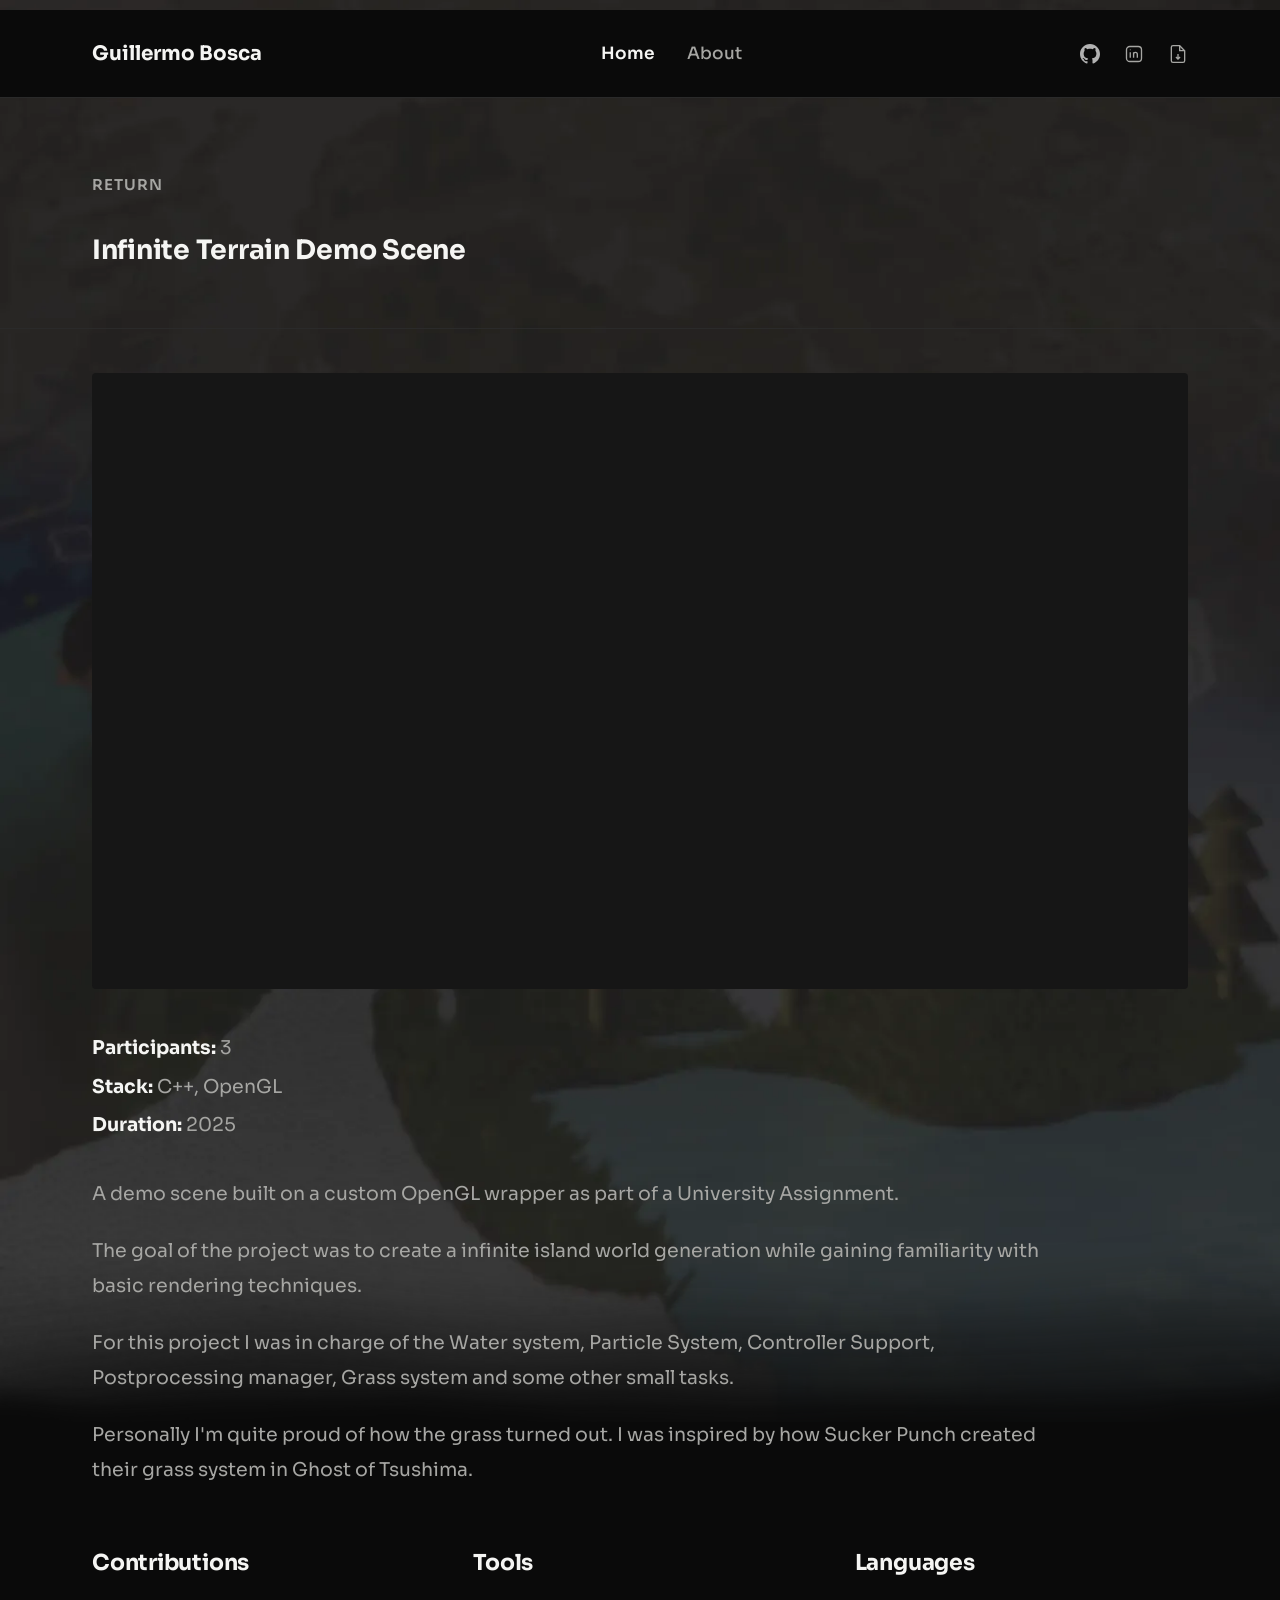
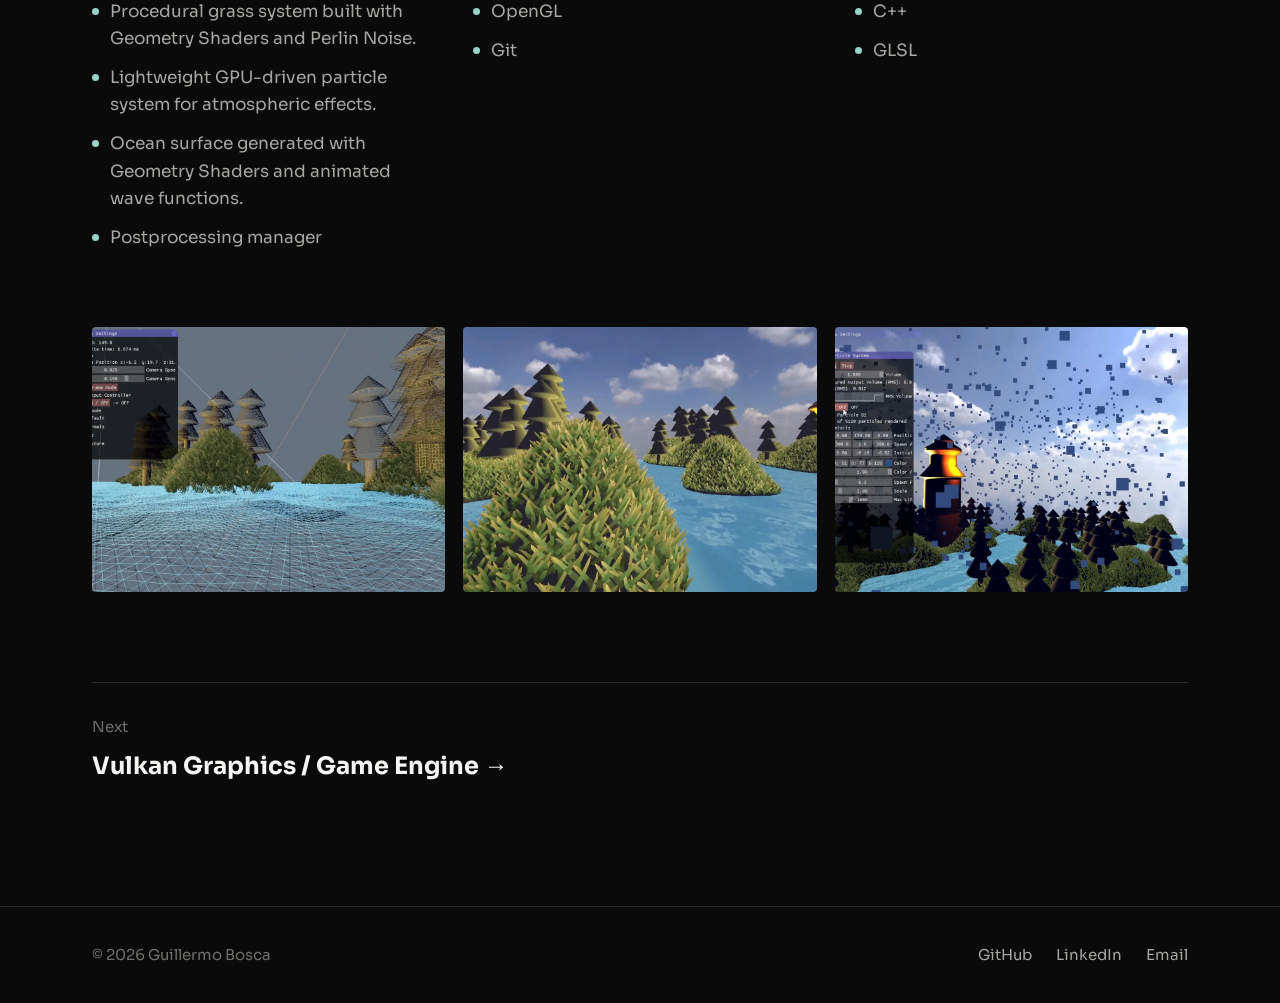
<file: projects/infinite-terrain.html>
<!DOCTYPE html>
<html lang="en">
<head>
<meta charset="UTF-8">
<meta name="viewport" content="width=device-width, initial-scale=1.0">
<title>Infinite Terrain Demo Scene — Guillermo Bosca</title>
<meta name="description" content="A real-time OpenGL demo scene with procedural grass, GPU particles and a geometry-shader ocean.">
<link rel="stylesheet" href="../css/style.css">
<link rel="icon" type="image/x-icon" href="../assets/img/gallery/cat.webp">
</head>
<body>

<header class="site-header">
  <div class="wrap">
    <a href="../index.html" class="logo">Guillermo Bosca</a>
    <nav class="main-nav" aria-label="Primary">
      <a href="../index.html" class="active">Home</a>
      <!--
      <a href="articles.html">Articles</a>
    -->
      <a href="../about.html">About</a>
    </nav>
    <div class="header-icons">
      <a class="icon-link" href="https://github.com/kenhacodes" target="_blank" rel="noopener" aria-label="GitHub">
 <img src="../assets/img/logos/github.svg" alt="GitHub"> 
      </a>
      <a class="icon-link" href="https://linkedin.com/in/guillermo-bosca" target="_blank" rel="noopener" aria-label="LinkedIn">
        <svg viewBox="0 0 24 24" fill="none" stroke="currentColor" stroke-width="1.6"><rect x="3" y="3" width="18" height="18" rx="4"/><line x1="7.5" y1="10" x2="7.5" y2="16.5"/><circle cx="7.5" cy="7" r="0.6" fill="currentColor" stroke="none"/><path d="M11.5 16.5V10M11.5 12.5c0-1.5 1-2.5 2.3-2.5 1.3 0 2.2.9 2.2 2.5v4"/></svg>
      </a>
      <a class="icon-link" href="../assets/cv/Guillermo_Bosca_CV.pdf" target="_blank" rel="noopener" aria-label="Download CV (PDF)">
        <svg viewBox="0 0 24 24" fill="none" stroke="currentColor" stroke-width="1.6"><path d="M14 2H6a2 2 0 0 0-2 2v16a2 2 0 0 0 2 2h12a2 2 0 0 0 2-2V8z"/><path d="M14 2v6h6"/><path d="M12 12v6M9.5 15.5 12 18l2.5-2.5"/></svg>
      </a>
    </div>
    <button class="nav-toggle" aria-label="Toggle menu">
      <svg width="20" height="20" viewBox="0 0 24 24" fill="none" stroke="currentColor" stroke-width="2"><line x1="3" y1="6" x2="21" y2="6"/><line x1="3" y1="12" x2="21" y2="12"/><line x1="3" y1="18" x2="21" y2="18"/></svg>
    </button>
  </div>
</header>

<section class="project-hero">
  
  <div class="wrap">
    <a class="return-link" href="../index.html">Return</a>
    <h2>Infinite Terrain Demo Scene</h2>
  </div>
</section>

<main class="wrap">
 <div class="project-video">
    <iframe width="560" height="315" src="https://www.youtube.com/embed/2zoy7ZvNmSQ?si=wPFlepPmQLifs7-U" title="YouTube video player" frameborder="0" allow="accelerometer; autoplay; clipboard-write; encrypted-media; gyroscope; picture-in-picture; web-share" referrerpolicy="strict-origin-when-cross-origin" allowfullscreen></iframe>
  </div>

  <div class="meta-lines">
    <p><strong>Participants:</strong> 3</p>
    <p><strong>Stack:</strong> C++, OpenGL</p>
    <p><strong>Duration:</strong> 2025</p>
  </div>

  <div class="project-description">
  <p>
  A demo scene built on a custom OpenGL wrapper as part of a University Assignment.
  </p>
  <p>
    The goal of the project was to create a infinite island world generation while gaining familiarity with basic rendering techniques.
  </p>
  <p>
  For this project I was in charge of the Water system, Particle System, Controller Support, Postprocessing manager, Grass system and some other small tasks.
  </p>
  <p>
  Personally I'm quite proud of how the grass turned out. I was inspired by how Sucker Punch created their grass system in Ghost of Tsushima. 
  </p>
  </div>

  <div class="fact-columns">
    <div class="fact-col">
      <h3>Contributions</h3>
      <ul>
        <li>Procedural grass system built with Geometry Shaders and Perlin Noise.</li>
        <li>Lightweight GPU-driven particle system for atmospheric effects.</li>
        <li>Ocean surface generated with Geometry Shaders and animated wave functions.</li>
        <li>Postprocessing manager</li>
      </ul>
    </div>
    <div class="fact-col">
      <h3>Tools</h3>
      <ul>
        <li>OpenGL</li>
        <li>Git</li>
      </ul>
    </div>
    <div class="fact-col">
      <h3>Languages</h3>
      <ul>
        <li>C++</li>
        <li>GLSL</li>
      </ul>
    </div>
  </div>

  <div class="gallery">
    <div class="gallery-slot">
      <div class="media-placeholder">
        <svg viewBox="0 0 24 24" fill="none" stroke="currentColor" stroke-width="1.4"><rect x="3" y="3" width="18" height="18" rx="2"/><circle cx="8.5" cy="8.5" r="1.5"/><path d="M21 15l-5-5L5 21"/></svg>
        <span>Add image</span>
      </div>
      <img src="../assets/img/gallery/infiniteterrain1.webp" alt="" onerror="this.style.display='none'">
    </div>
    <div class="gallery-slot">
      <div class="media-placeholder">
        <svg viewBox="0 0 24 24" fill="none" stroke="currentColor" stroke-width="1.4"><rect x="3" y="3" width="18" height="18" rx="2"/><circle cx="8.5" cy="8.5" r="1.5"/><path d="M21 15l-5-5L5 21"/></svg>
        <span>Add image</span>
      </div>
      <img src="../assets/img/gallery/infiniteterrain2.webp" alt="" onerror="this.style.display='none'">
    </div>
    <div class="gallery-slot">
      <div class="media-placeholder">
        <svg viewBox="0 0 24 24" fill="none" stroke="currentColor" stroke-width="1.4"><rect x="3" y="3" width="18" height="18" rx="2"/><circle cx="8.5" cy="8.5" r="1.5"/><path d="M21 15l-5-5L5 21"/></svg>
        <span>Add image</span>
      </div>
      <img src="../assets/img/gallery/infiniteterrain3.webp" alt="" onerror="this.style.display='none'">
    </div>
  </div>

  <div class="next-project">
    <div class="k">Next</div>
    <a href="vulkan-engine.html">Vulkan Graphics / Game Engine →</a>
  </div>

</main>

<footer class="site-footer">
  <div class="wrap">
    <p>&copy; 2026 Guillermo Bosca</p>
    <div class="footer-links">
      <a href="https://github.com/kenhacodes" target="_blank" rel="noopener">GitHub</a>
      <a href="https://linkedin.com/in/guillermo-bosca" target="_blank" rel="noopener">LinkedIn</a>
      <a href="mailto:guillermobosca.bro@gmail.com">Email</a>
    </div>
  </div>
</footer>

<script src="../js/main.js"></script>
</body>
</html>
</file>
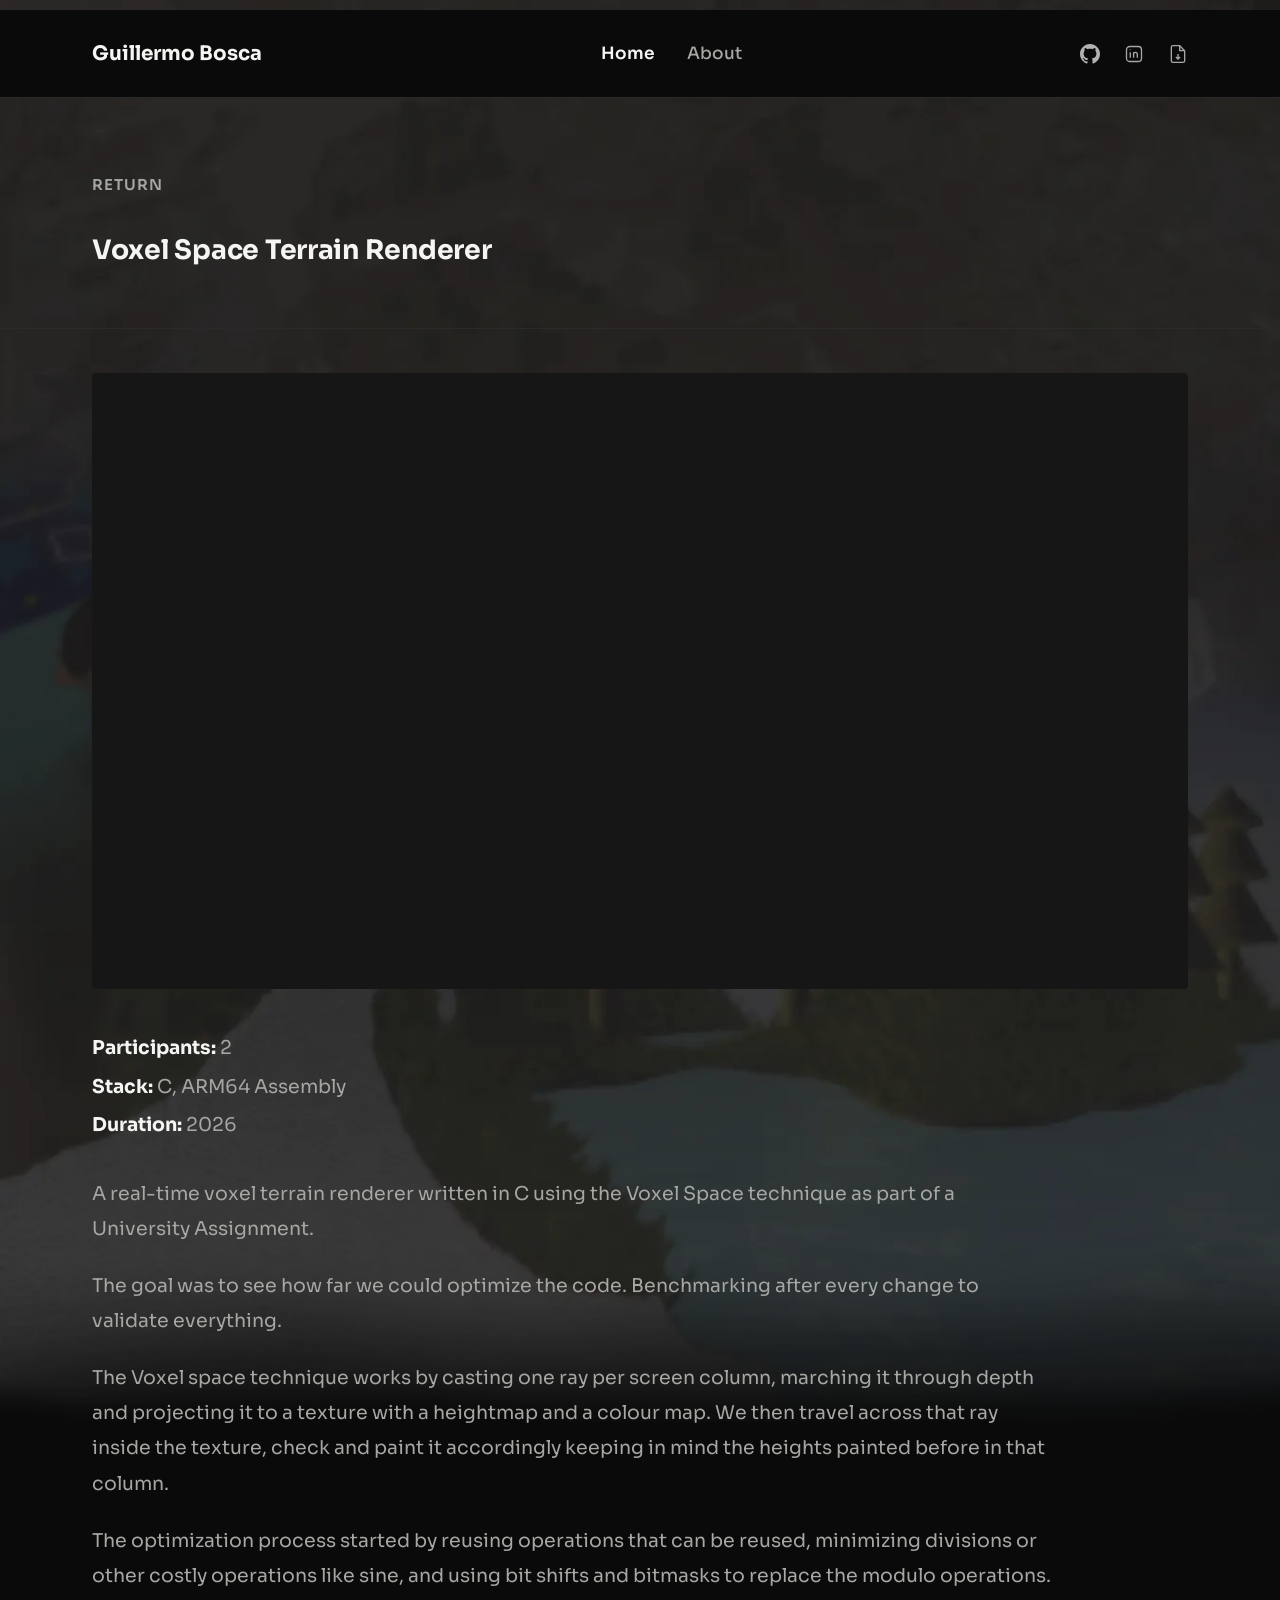
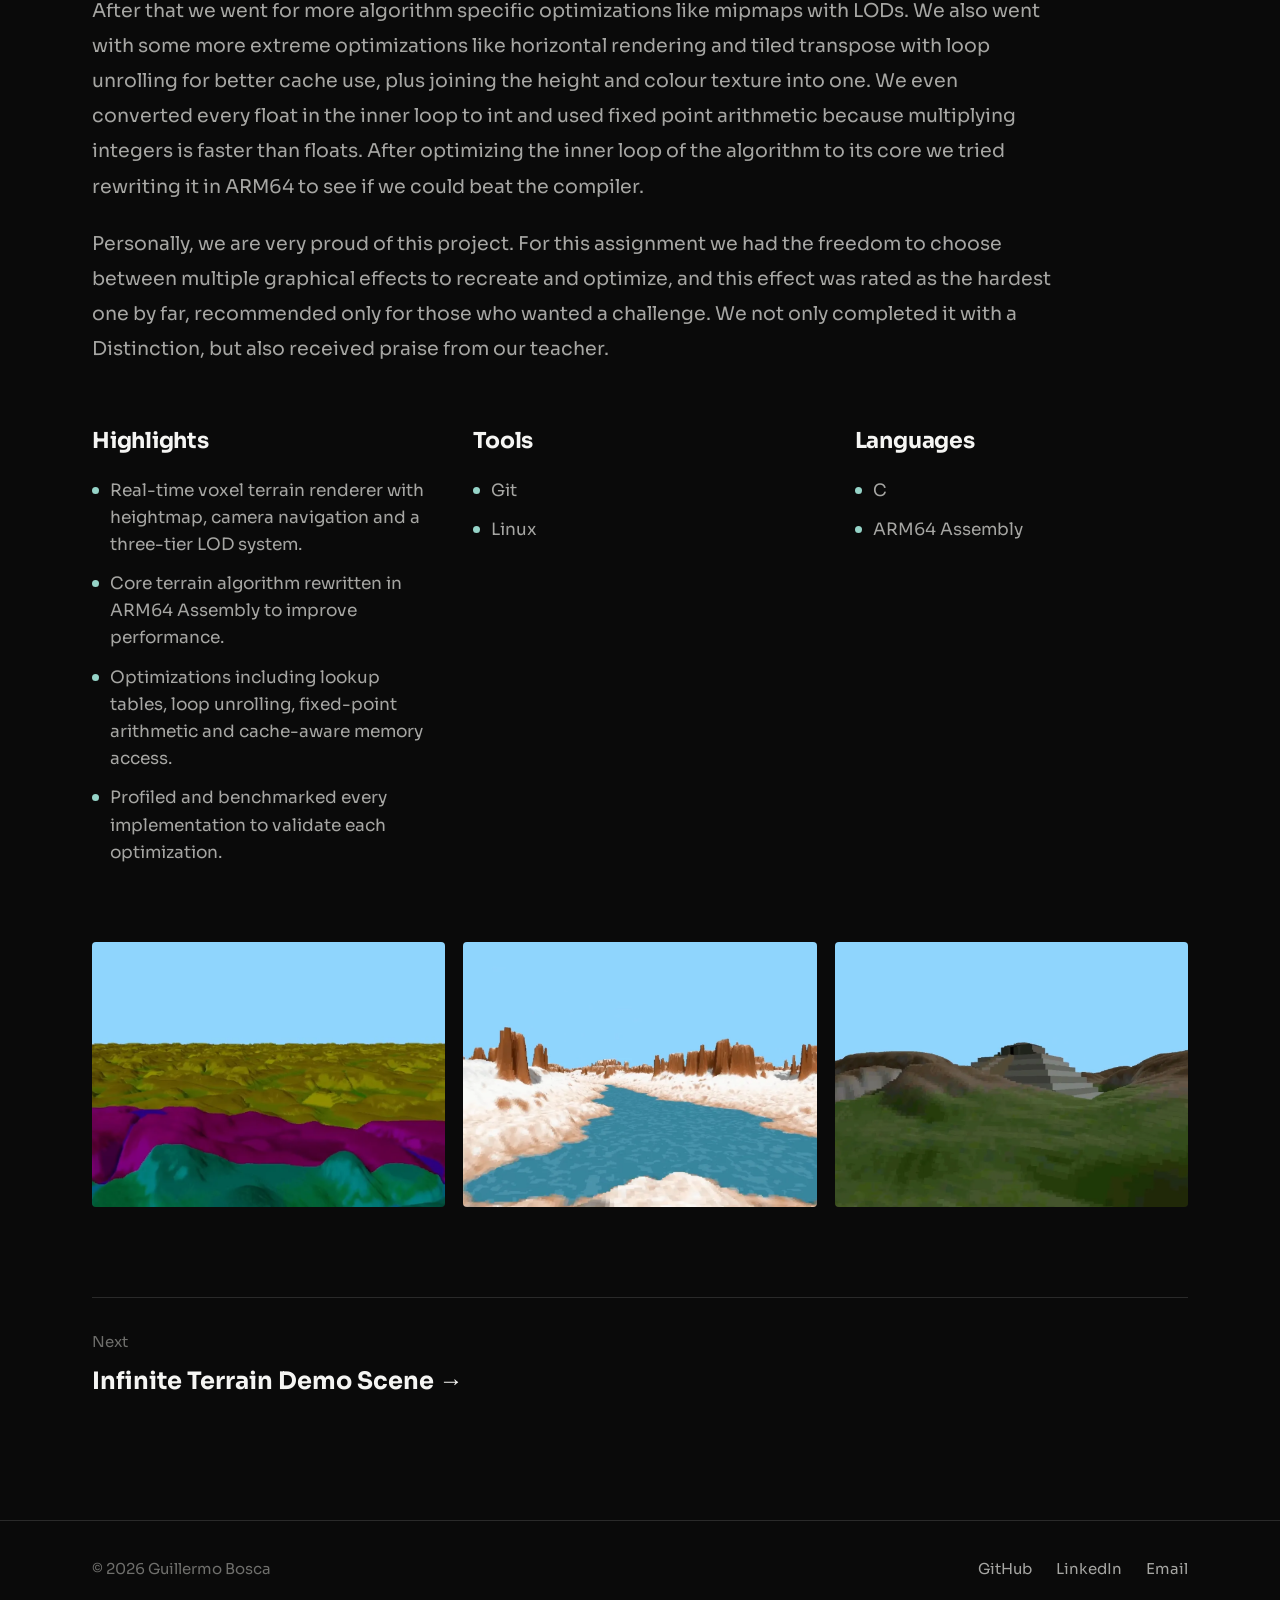
<file: projects/voxel-terrain.html>
<!DOCTYPE html>
<html lang="en">
<head>
<meta charset="UTF-8">
<meta name="viewport" content="width=device-width, initial-scale=1.0">
<title>Voxel Space Terrain Renderer — Guillermo Bosca</title>
<meta name="description" content="A real-time voxel terrain renderer written in C, with a terrain algorithm hand-optimized in ARM64 Assembly.">
<link rel="stylesheet" href="../css/style.css">
<link rel="icon" type="image/x-icon" href="../assets/img/gallery/cat.webp">
</head>
<body>

<header class="site-header">
  <div class="wrap">
    <a href="../index.html" class="logo">Guillermo Bosca</a>
    <nav class="main-nav" aria-label="Primary">
      <a href="../index.html" class="active">Home</a>
<!--
      <a href="articles.html">Articles</a>
    -->      <a href="../about.html">About</a>
    </nav>
    <div class="header-icons">
      <a class="icon-link" href="https://github.com/kenhacodes" target="_blank" rel="noopener" aria-label="GitHub">
 <img src="../assets/img/logos/github.svg" alt="GitHub"> 
      </a>
      <a class="icon-link" href="https://linkedin.com/in/guillermo-bosca" target="_blank" rel="noopener" aria-label="LinkedIn">
        <svg viewBox="0 0 24 24" fill="none" stroke="currentColor" stroke-width="1.6"><rect x="3" y="3" width="18" height="18" rx="4"/><line x1="7.5" y1="10" x2="7.5" y2="16.5"/><circle cx="7.5" cy="7" r="0.6" fill="currentColor" stroke="none"/><path d="M11.5 16.5V10M11.5 12.5c0-1.5 1-2.5 2.3-2.5 1.3 0 2.2.9 2.2 2.5v4"/></svg>
      </a>
      <a class="icon-link" href="../assets/cv/Guillermo_Bosca_CV.pdf" target="_blank" rel="noopener" aria-label="Download CV (PDF)">
        <svg viewBox="0 0 24 24" fill="none" stroke="currentColor" stroke-width="1.6"><path d="M14 2H6a2 2 0 0 0-2 2v16a2 2 0 0 0 2 2h12a2 2 0 0 0 2-2V8z"/><path d="M14 2v6h6"/><path d="M12 12v6M9.5 15.5 12 18l2.5-2.5"/></svg>
      </a>
    </div>
    <button class="nav-toggle" aria-label="Toggle menu">
      <svg width="20" height="20" viewBox="0 0 24 24" fill="none" stroke="currentColor" stroke-width="2"><line x1="3" y1="6" x2="21" y2="6"/><line x1="3" y1="12" x2="21" y2="12"/><line x1="3" y1="18" x2="21" y2="18"/></svg>
    </button>
  </div>
</header>

<section class="project-hero">
  
  <div class="wrap">
    <a class="return-link" href="../index.html">Return</a>
    <h2>Voxel Space Terrain Renderer</h2>
  </div>
</section>

<main class="wrap">
 <div class="project-video">
   <iframe width="560" height="315" src="https://www.youtube.com/embed/zyIMkYnO2Ts?si=3Nkx8-5FxzdyLoTv" title="YouTube video player" frameborder="0" allow="accelerometer; autoplay; clipboard-write; encrypted-media; gyroscope; picture-in-picture; web-share" referrerpolicy="strict-origin-when-cross-origin" allowfullscreen></iframe>
  </div>

  <div class="meta-lines">
    <p><strong>Participants:</strong> 2 </p>
    <p><strong>Stack:</strong> C, ARM64 Assembly</p>
    <p><strong>Duration:</strong> 2026</p>
  </div>

  <div class="project-description">

<p>
A real-time voxel terrain renderer written in C using the Voxel Space technique as part of a University Assignment.
</p>
<p>
  The goal was to see how far we could optimize the code. Benchmarking after every change to validate everything.
</p>
<p>
  The Voxel space technique works by casting one ray per screen column, marching it through depth and projecting it to a texture with a heightmap and a colour map. We then travel across that ray inside the texture, check and paint it accordingly keeping in mind the heights painted before in that column. 

</p>
<p>
  The optimization process started by reusing operations that can be reused, minimizing divisions or other costly operations like sine, and using bit shifts and bitmasks to replace the modulo operations. After that we went for more algorithm specific optimizations like mipmaps with LODs. We also went with some more extreme optimizations like horizontal rendering and tiled transpose with loop unrolling for better cache use, plus joining the height and colour texture into one. We even converted every float in the inner loop to int and used fixed point arithmetic because multiplying integers is faster than floats. After optimizing the inner loop of the algorithm to its core we tried rewriting it in ARM64 to see if we could beat the compiler.
</p>
<p>
  Personally, we are very proud of this project. For this assignment we had the freedom to choose between multiple graphical effects to recreate and optimize, and this effect was rated as the hardest one by far, recommended only for those who wanted a challenge. We not only completed it with a Distinction, but also received praise from our teacher. 
</p>

  </div>

  <div class="fact-columns">
    <div class="fact-col">
      <h3>Highlights</h3>
      <ul>
        <li>Real-time voxel terrain renderer with heightmap, camera navigation and a three-tier LOD system.</li>
        <li>Core terrain algorithm rewritten in ARM64 Assembly to improve performance.</li>
        <li>Optimizations including lookup tables, loop unrolling, fixed-point arithmetic and cache-aware memory access.</li>
        <li>Profiled and benchmarked every implementation to validate each optimization.</li>
      </ul>
    </div>
    <div class="fact-col">
      <h3>Tools</h3>
      <ul>
        <li>Git</li>
        <li>Linux</li>
      </ul>
    </div>
    
    <div class="fact-col">
      <h3>Languages</h3>
      <ul>
        <li>C</li>
        <li>ARM64 Assembly</li>
      </ul>
    </div>
  </div>

  <div class="gallery">
    <div class="gallery-slot">
      <div class="media-placeholder">
        <svg viewBox="0 0 24 24" fill="none" stroke="currentColor" stroke-width="1.4"><rect x="3" y="3" width="18" height="18" rx="2"/><circle cx="8.5" cy="8.5" r="1.5"/><path d="M21 15l-5-5L5 21"/></svg>
        <span>Add image</span>
      </div>
      <img src="../assets/img/gallery/voxel1.webp" alt="" onerror="this.style.display='none'">
    </div>
    <div class="gallery-slot">
      <div class="media-placeholder">
        <svg viewBox="0 0 24 24" fill="none" stroke="currentColor" stroke-width="1.4"><rect x="3" y="3" width="18" height="18" rx="2"/><circle cx="8.5" cy="8.5" r="1.5"/><path d="M21 15l-5-5L5 21"/></svg>
        <span>Add image</span>
      </div>
      <img src="../assets/img/gallery/voxel2.webp" alt="" onerror="this.style.display='none'">
    </div>
    <div class="gallery-slot">
      <div class="media-placeholder">
        <svg viewBox="0 0 24 24" fill="none" stroke="currentColor" stroke-width="1.4"><rect x="3" y="3" width="18" height="18" rx="2"/><circle cx="8.5" cy="8.5" r="1.5"/><path d="M21 15l-5-5L5 21"/></svg>
        <span>Add image</span>
      </div>
      <img src="../assets/img/covers/covervoxel.webp" alt="" onerror="this.style.display='none'">
    </div>
  </div>

  <div class="next-project">
    <div class="k">Next</div>
    <a href="infinite-terrain.html">Infinite Terrain Demo Scene →</a>
  </div>

</main>

<footer class="site-footer">
  <div class="wrap">
    <p>&copy; 2026 Guillermo Bosca</p>
    <div class="footer-links">
      <a href="https://github.com/kenhacodes" target="_blank" rel="noopener">GitHub</a>
      <a href="https://linkedin.com/in/guillermo-bosca" target="_blank" rel="noopener">LinkedIn</a>
      <a href="mailto:guillermobosca.bro@gmail.com">Email</a>
    </div>
  </div>
</footer>

<script src="../js/main.js"></script>
</body>
</html>
</file>
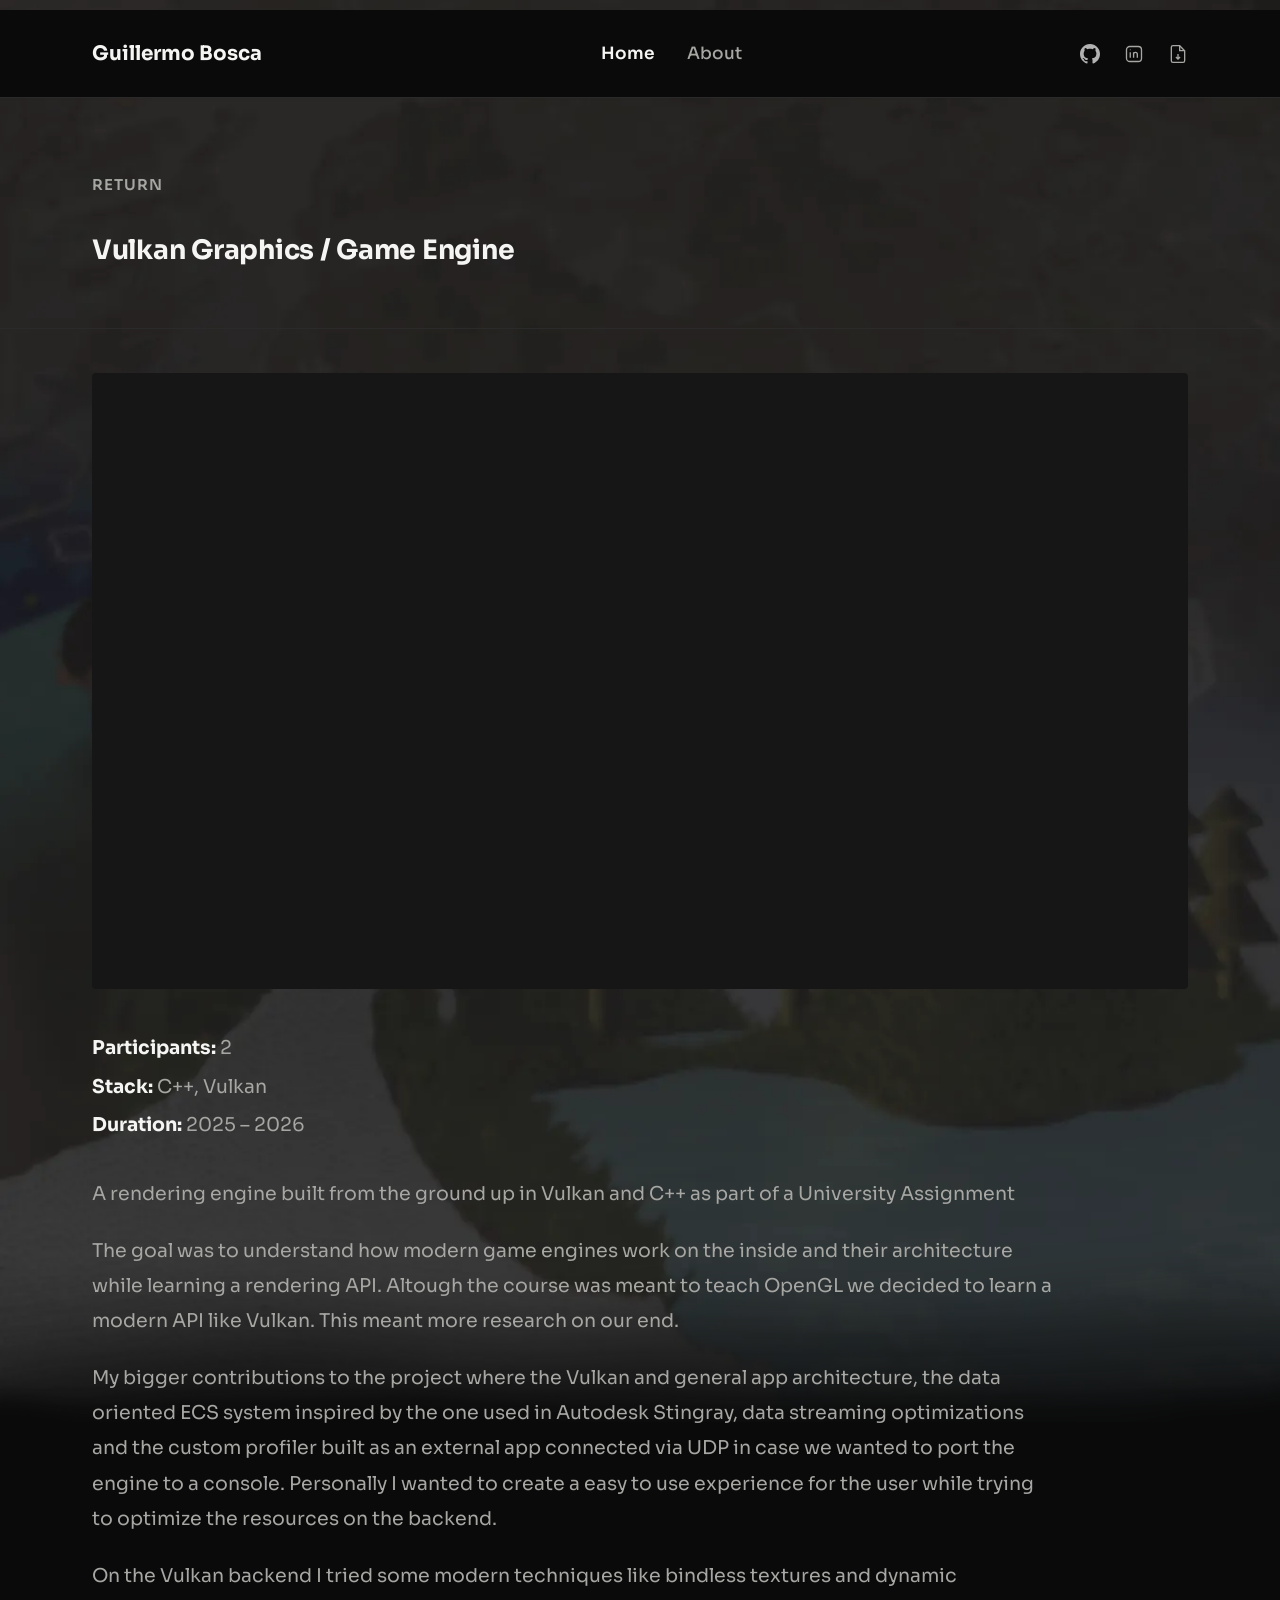
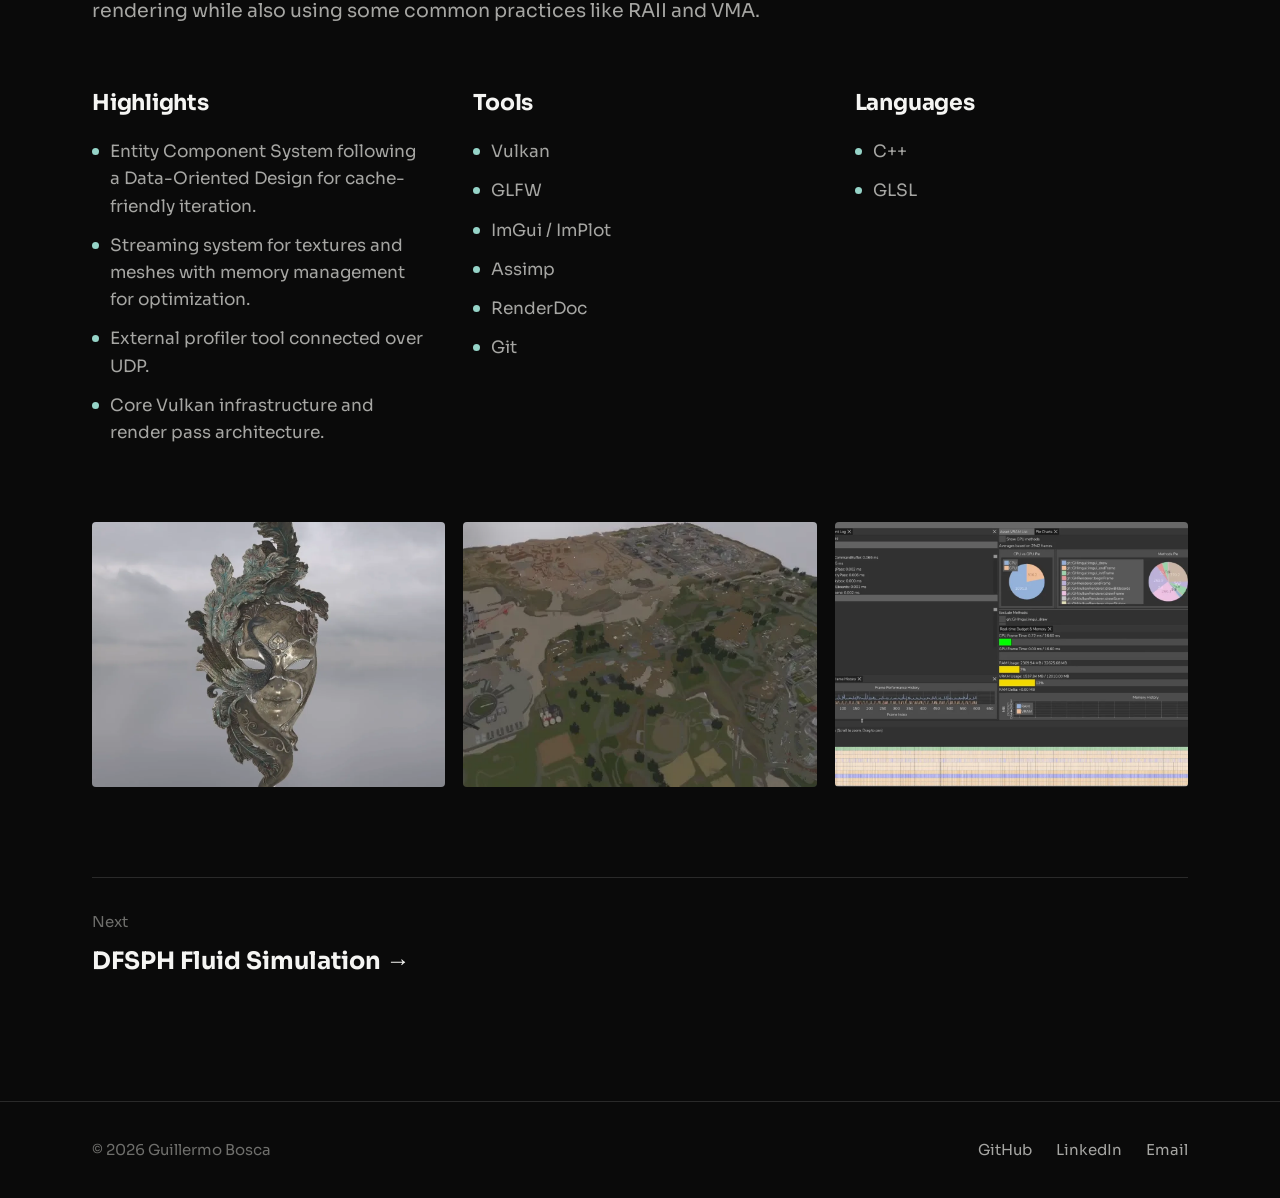
<file: projects/vulkan-engine.html>
<!DOCTYPE html>
<html lang="en">
<head>
<meta charset="UTF-8">
<meta name="viewport" content="width=device-width, initial-scale=1.0">
<title>Graphics / Game Engine from Scratch — Guillermo Bosca</title>
<meta name="description" content="A custom graphics engine built from scratch in Vulkan and C++, with a Data-Oriented ECS, streaming asset system and a UDP-connected profiler.">
<link rel="stylesheet" href="../css/style.css">
<link rel="icon" type="image/x-icon" href="../assets/img/gallery/cat.webp">
</head>
<body>

<header class="site-header">
  <div class="wrap">
    <a href="../index.html" class="logo">Guillermo Bosca</a>
    <nav class="main-nav" aria-label="Primary">
      <a href="../index.html" class="active">Home</a>
<!--
      <a href="articles.html">Articles</a>
    -->      <a href="../about.html">About</a>
    </nav>
    <div class="header-icons">
      <a class="icon-link" href="https://github.com/kenhacodes" target="_blank" rel="noopener" aria-label="GitHub">
 <img src="../assets/img/logos/github.svg" alt="GitHub">      </a>
      <a class="icon-link" href="https://linkedin.com/in/guillermo-bosca" target="_blank" rel="noopener" aria-label="LinkedIn">
        <svg viewBox="0 0 24 24" fill="none" stroke="currentColor" stroke-width="1.6"><rect x="3" y="3" width="18" height="18" rx="4"/><line x1="7.5" y1="10" x2="7.5" y2="16.5"/><circle cx="7.5" cy="7" r="0.6" fill="currentColor" stroke="none"/><path d="M11.5 16.5V10M11.5 12.5c0-1.5 1-2.5 2.3-2.5 1.3 0 2.2.9 2.2 2.5v4"/></svg>
      </a>
      <a class="icon-link" href="../assets/cv/Guillermo_Bosca_CV.pdf" target="_blank" rel="noopener" aria-label="Download CV (PDF)">
        <svg viewBox="0 0 24 24" fill="none" stroke="currentColor" stroke-width="1.6"><path d="M14 2H6a2 2 0 0 0-2 2v16a2 2 0 0 0 2 2h12a2 2 0 0 0 2-2V8z"/><path d="M14 2v6h6"/><path d="M12 12v6M9.5 15.5 12 18l2.5-2.5"/></svg>
      </a>
    </div>
    <button class="nav-toggle" aria-label="Toggle menu">
      <svg width="20" height="20" viewBox="0 0 24 24" fill="none" stroke="currentColor" stroke-width="2"><line x1="3" y1="6" x2="21" y2="6"/><line x1="3" y1="12" x2="21" y2="12"/><line x1="3" y1="18" x2="21" y2="18"/></svg>
    </button>
  </div>
</header>

<section class="project-hero">
  
  <div class="wrap">
    <a class="return-link" href="../index.html">Return</a>
    <h2>Vulkan Graphics / Game Engine </h2>
    
  </div>
</section>

<main class="wrap">

  <div class="project-video">
<iframe width="560" height="315" src="https://www.youtube.com/embed/DQkRUUxxKOg?si=15ytffmRkgGEHEJM" title="YouTube video player" frameborder="0" allow="accelerometer; autoplay; clipboard-write; encrypted-media; gyroscope; picture-in-picture; web-share" referrerpolicy="strict-origin-when-cross-origin" allowfullscreen></iframe>
  </div>

  <div class="meta-lines">
    <p><strong>Participants:</strong> 2</p>
    <p><strong>Stack:</strong> C++, Vulkan</p>
    <p><strong>Duration:</strong> 2025 – 2026</p>
  </div>

  <div class="project-description">
    <p>A rendering engine built from the ground up in Vulkan and C++ as part of a University Assignment</p>
    <p>The goal was to understand how modern game engines work on the inside and their architecture while learning a rendering API. Altough the course was meant to teach OpenGL we decided to learn a modern API like Vulkan. This meant more research on our end.</p>
    <p>My bigger contributions to the project where the Vulkan and general app architecture, the data oriented ECS system inspired by the one used in Autodesk Stingray, data streaming optimizations and the custom profiler built as an external app connected via UDP in case we wanted to port the engine to a console. Personally I wanted to create a easy to use experience for the user while trying to optimize the resources on the backend.</p>
    <p> On the Vulkan backend I tried some modern techniques like bindless textures and dynamic rendering while also using some common practices like RAII and VMA. </p>
  </div>

  <div class="fact-columns">
    <div class="fact-col">
      <h3>Highlights</h3>
      <ul>
        <li>Entity Component System following a Data-Oriented Design for cache-friendly iteration.</li>
        <li>Streaming system for textures and meshes with memory management for optimization.</li>
        <li>External profiler tool connected over UDP.</li>
        <li>Core Vulkan infrastructure and render pass architecture.</li>
      </ul>
    </div>
    <div class="fact-col">
      <h3>Tools</h3>
      <ul>
        <li>Vulkan</li>
        <li>GLFW</li>
        <li>ImGui / ImPlot</li>
        <li>Assimp</li>
        <li>RenderDoc</li>
        <li>Git</li>
      </ul>
    </div>
    <div class="fact-col">
      <h3>Languages</h3>
      <ul>
        <li>C++</li>
        <li>GLSL</li>
      </ul>
    </div>
  </div>

  <div class="gallery">
    <div class="gallery-slot">
      <div class="media-placeholder">
        <svg viewBox="0 0 24 24" fill="none" stroke="currentColor" stroke-width="1.4"><rect x="3" y="3" width="18" height="18" rx="2"/><circle cx="8.5" cy="8.5" r="1.5"/><path d="M21 15l-5-5L5 21"/></svg>
        <span>Add image</span>
      </div>
      <img src="../assets/img/gallery/ghost1.webp" alt="" onerror="this.style.display='none'">
    </div>
    <div class="gallery-slot">
      <div class="media-placeholder">
        <svg viewBox="0 0 24 24" fill="none" stroke="currentColor" stroke-width="1.4"><rect x="3" y="3" width="18" height="18" rx="2"/><circle cx="8.5" cy="8.5" r="1.5"/><path d="M21 15l-5-5L5 21"/></svg>
        <span>Add image</span>
      </div>
      <img src="../assets/img/covers/cover_ghostengine.webp" alt="" onerror="this.style.display='none'">
    </div>
    <div class="gallery-slot">
      <div class="media-placeholder">
        <svg viewBox="0 0 24 24" fill="none" stroke="currentColor" stroke-width="1.4"><rect x="3" y="3" width="18" height="18" rx="2"/><circle cx="8.5" cy="8.5" r="1.5"/><path d="M21 15l-5-5L5 21"/></svg>
        <span>Add image</span>
      </div>
      <img src="../assets/img/gallery/ghost2.webp" alt="" onerror="this.style.display='none'">
    </div>
  </div>

  <div class="next-project">
    <div class="k">Next</div>
    <a href="fluid-sim.html">DFSPH Fluid Simulation →</a>
  </div>

</main>

<footer class="site-footer">
  <div class="wrap">
    <p>&copy; 2026 Guillermo Bosca</p>
    <div class="footer-links">
      <a href="https://github.com/kenhacodes" target="_blank" rel="noopener">GitHub</a>
      <a href="https://linkedin.com/in/guillermo-bosca" target="_blank" rel="noopener">LinkedIn</a>
      <a href="mailto:guillermobosca.bro@gmail.com">Email</a>
    </div>
  </div>
</footer>

<script src="../js/main.js"></script>
</body>
</html>
</file>
<file: css/style.css>
/* ==========================================================================
   Guillermo Bosca — Portfolio
   Minimal, bold, editorial. Flat dark background (add your own photo/video
   where noted), one confident type family at heavy weights, no chrome.
   ========================================================================== */

@import url('https://fonts.googleapis.com/css2?family=Sora:wght@400;500;600;700;800&display=swap');

:root{
  --bg:            #0a0a0a;
  --bg-elev-1:     #161616;
  --bg-elev-2:     #1f1f1f;
  --line:          #2a2a2a;

  --text:          #f5f5f3;
  --text-muted:    #a6a6a3;
  --text-dim:      #6f6f6c;

  --accent:        #96d4c8;

  --font: 'Sora', 'Helvetica Neue', Arial, sans-serif;

  --radius: 4px;
  --header-h: 88px;
  --maxw: 1160px;
}

*, *::before, *::after{ box-sizing: border-box; }
html{ scroll-behavior: smooth; font-size: 17px; }
/*
body{
  margin:0;
  background: var(--bg);
  color: var(--text);
  font-family: var(--font);
  font-size: 1.05rem;
  line-height: 1.6;
  -webkit-font-smoothing: antialiased;
}
*/
body{
  margin:0;
  padding-top: 10px;
  background: var(--bg) url("../assets/img/gallery/fondo7.webp") top center / 100% auto no-repeat scroll;
  color: var(--text);
  font-family: var(--font);
  font-size: 1.05rem;
  line-height: 1.6;
  -webkit-font-smoothing: antialiased;
}

img{ max-width:100%; display:block; }
a{ color: inherit; text-decoration: none; }
ul{ margin:0; padding:0; list-style:none; }
h1,h2,h3,h4{ font-family: var(--font); font-weight:700; margin:0; letter-spacing:-0.01em; }
p{ margin:0; }
button{ font-family: var(--font); }

::selection{ background: var(--accent); color:#0a0a0a; }

:focus-visible{
  outline: 2px solid var(--accent);
  outline-offset: 3px;
}

.wrap{
  max-width: var(--maxw);
  margin: 0 auto;
  padding: 0 32px;
}

/* ---------- Header ---------- */
.site-header{
  position: sticky;
  top:0;
  z-index: 100;
  height: var(--header-h);
  display:flex;
  align-items:center;
  background: var(--bg);
  border-bottom: 1px solid var(--line);
}
.site-header .wrap{
  width:100%;
  display:flex;
  align-items:center;
  justify-content:space-between;
  gap: 24px;
}
.logo{
  font-size: 20px;
  font-weight: 700;
  color: var(--text);
  white-space: nowrap;
}

.main-nav{
  display:flex;
  gap: 32px;
}
.main-nav a{
  font-size: 17px;
  font-weight: 500;
  color: var(--text-muted);
  transition: color .15s ease;
}
.main-nav a:hover{ color: var(--text); }
.main-nav a.active{ color: var(--text); font-weight: 600; }

.header-icons{
  display:flex;
  align-items:center;
  gap: 24px;
}
.icon-link{
  display:flex;
  align-items:center;
  gap:8px;
  color: var(--text-muted);
  font-size: 15px;
  font-weight: 500;
  transition: color .15s ease;
}
.icon-link img {
    width: 20px;
    height: 20px;
    filter: brightness(0) saturate(100%) invert(70%);
    transition: filter .15s ease;
}

.icon-link:hover img {
    filter: brightness(0) saturate(100%) invert(100%);
}
.icon-link svg{ width:20px; height:20px; }
.icon-link:hover{ color: var(--text); }

.nav-toggle{ display:none; }

/* ---------- Buttons ---------- */
.btn{
  display:inline-flex;
  align-items:center;
  gap:10px;
  font-size: 16px;
  font-weight: 600;
  padding: 13px 22px;
  border-radius: var(--radius);
  border: 1px solid var(--line);
  color: var(--text);
  transition: all .15s ease;
}
.btn:hover{ border-color: var(--text); }
.btn.primary{ background: var(--text); border-color: var(--text); color:#0a0a0a; }
.btn.primary:hover{ background: var(--accent); border-color: var(--accent); }
.btn svg{ width:18px; height:18px; }

.btn img{
    width:18px;
    height:18px;
    display:block;
    filter: brightness(0) saturate(100%) invert(70%);
    transition: filter .15s ease;
}

.btn:hover img{
    filter: brightness(0) saturate(100%) invert(100%);
}


/* ---------- Footer ---------- */
.site-footer{
  border-top: 1px solid var(--line);
  margin-top: 120px;
  padding: 36px 0;
}
.site-footer .wrap{
  display:flex;
  justify-content:space-between;
  align-items:center;
  flex-wrap:wrap;
  gap:16px;
}
.site-footer p{ font-size: 15px; color: var(--text-dim); }
.footer-links{ display:flex; gap:24px; }
.footer-links a{ font-size:15px; color:var(--text-muted); }
.footer-links a:hover{ color: var(--text); }

/* ---------- Home hero ---------- */
.hero{ padding: 64px 0 48px; }
.hero h1{ font-size: clamp(38px, 6vw, 60px); }
.hero .role{
  font-size: 20px;
  color: var(--text-muted);
  margin-top: 10px;
}

/* ---------- Project grid / cards ---------- */
.project-grid{
  display:grid;
  grid-template-columns: repeat(2, 1fr);
  gap: 28px;
  padding: 8px 0 40px;
}
.card{
  position:relative;
  display:block;
  border-radius: var(--radius);
  overflow:hidden;
  background: var(--bg-elev-1);
}
.card::after{
  content:'';
  position:absolute; inset:0;
  border: 2px solid var(--accent);
  border-radius: var(--radius);
  opacity:0;
  transition: opacity .2s ease;
  pointer-events:none;
  z-index:4;
}
.card:hover::after{ opacity:1; }
.card-media{
  position:relative;
  aspect-ratio: 4/3;
  overflow:hidden;
  background: var(--bg-elev-1);
}
.card-media img,
.card-media video{
  position:absolute; inset:0;
  width:100%; height:100%;
  object-fit: cover;
  transition: transform .5s cubic-bezier(.2,.7,.2,1), opacity .35s ease;
}
.card-media video{ opacity:0; }
.card:hover .card-media img{ transform: scale(1.04); }
.card-media video.is-playing{ opacity:1; }

.media-placeholder{
  position:absolute; inset:0;
  display:flex; flex-direction:column; align-items:center; justify-content:center;
  gap:10px;
  color: var(--text-dim);
}
.media-placeholder svg{ width:34px; height:34px; }
.media-placeholder span{ font-size:14px; font-weight:500; }

.card-scrim{
  position:absolute; inset:0;
  background: linear-gradient(180deg, transparent 45%, rgba(0,0,0,.85) 100%);
  z-index:2;
}
.card-copy{
  position:absolute;
  left:20px; right:20px; bottom:18px;
  z-index:3;
}
.card-copy .t{ font-size:21px; font-weight:700; color:var(--text); }
.card-copy .s{ font-size:15px; color: var(--text-muted); margin-top:4px; }

/* ---------- About page ---------- */
.about-row{
  display:flex;
  gap: 40px;
  align-items:flex-start;
  margin-top: 44px;
}
.avatar-block{
  flex: 0 0 180px;
  width: 180px;
  height: 180px;
  border-radius: var(--radius);
  background: var(--bg-elev-1);
  overflow:hidden;
  position:relative;
}
.avatar-block img{ position:absolute; inset:0; width:100%; height:100%; object-fit:cover; }
.about-bio{ flex:1; min-width:0; }
.about-bio p{ font-size:20px; color:var(--text); line-height:1.75; margin-bottom:20px; max-width: 62ch; }
.about-bio strong{ font-weight:700; }

.contact-row{ display:flex; flex-wrap:wrap; gap:14px; margin-top:24px; }

.skills-section{ margin-top: 64px; }
.skill-block{ margin-bottom: 40px; }
.skill-block h3{ font-size:22px; margin-bottom:18px; }

.skill-list{ display:flex; flex-wrap:wrap; column-gap:32px; row-gap:14px; }
.skill-item{ display:inline-flex; align-items:center; gap:9px; font-size:17px; color:var(--text); }
.skill-item svg{ width:16px; height:16px; color: var(--accent); flex-shrink:0; }

.langs-row{ display:flex; gap:40px; flex-wrap:wrap; }
.langs-row div .name{ font-size:18px; font-weight:600; color:var(--text); margin-bottom:4px;}
.langs-row div .lvl{ font-size:15px; color:var(--text-muted); }

.section-head{ margin: 72px 0 8px; }
.section-head h2{ font-size: 26px; }

/* company / education rows */
.entry-list{ margin-top: 8px; }
.entry-row{
  display:flex;
  align-items:center;
  gap: 22px;
  padding: 26px 0;
  border-top: 1px solid var(--line);
}
.entry-list .entry-row:last-child{ border-bottom: 1px solid var(--line); }
.entry-logo{
  position:relative;
  flex: 0 0 64px;
  width:64px; height:64px;
  border-radius: var(--radius);
  background: var(--bg-elev-1);
  display:flex; align-items:center; justify-content:center;
  color: var(--text-dim);
  overflow:hidden;
}
.entry-logo svg{ width:26px; height:26px; }
.entry-logo img{ position:absolute; inset:0; width:100%; height:100%; object-fit:cover; }
.entry-body{ flex:1; min-width:0; }
.entry-body .role{ font-size:20px; font-weight:700; color:var(--text); }
.entry-body .org{ font-size:17px; color:var(--text-muted); margin-top:2px; }
.entry-body p.desc{ font-size:16px; color:var(--text-muted); line-height:1.7; margin-top:10px; max-width:60ch; }
.entry-period{ flex: 0 0 auto; font-size:16px; color:var(--text-dim); white-space:nowrap; margin-left:auto; padding-left:16px; }

/* ---------- Project detail page ---------- */
.project-hero{
  margin-top: 0;
  padding: 72px 0 56px;
  position:relative;
  border-bottom: 1px solid var(--line);
}
.project-hero-bg{
  position:absolute; inset:0;
  background: var(--bg-elev-1);
  z-index:0;
  overflow:hidden;
}
.project-hero-bg img{
  position:absolute; inset:0;
  width:100%; height:100%;
  object-fit: cover;
}
.project-hero-bg::after{
  content:'';
  position:absolute; inset:0;
  background: linear-gradient(180deg, rgba(10,10,10,.35), rgba(10,10,10,.85));
}
.project-hero .wrap{ position:relative; z-index:1; }

.return-link{
  display:inline-block;
  font-size: 15px;
  font-weight:600;
  letter-spacing: 0.06em;
  text-transform: uppercase;
  color: var(--text-muted);
  margin-bottom: 32px;
}
.return-link:hover{ color: var(--text); }

.project-hero h1{ font-size: clamp(36px, 6vw, 68px); max-width: 20ch; }
.project-hero .subtitle{ font-size: 22px; color: var(--text-muted); margin-top: 12px; }

.project-video{
  margin-top: 44px;
  position: relative;
  width: 100%;
  aspect-ratio: 16/9;
  border-radius: var(--radius);
  overflow: hidden;
  background: var(--bg-elev-1);
}
.project-video iframe{
  position: absolute;
  inset: 0;
  width: 100%;
  height: 100%;
  border: 0;
}

.meta-lines{ margin-top: 44px; }
.meta-lines p{ font-size:19px; color:var(--text-muted); margin-bottom:8px; }
.meta-lines p strong{ color:var(--text); font-weight:700; }

.project-description{ margin-top: 36px; max-width: 74ch; }
.project-description p{ font-size:19px; color:var(--text-muted); line-height:1.85; margin-bottom:22px; }

.fact-columns{
  display:grid;
  grid-template-columns: repeat(3, 1fr);
  gap: 48px;
  margin-top: 56px;
}
.fact-col h3{ font-size:22px; margin-bottom:18px; }
.fact-col li{
  font-size:17px;
  color:var(--text-muted);
  line-height:1.6;
  margin-bottom:12px;
  padding-left: 18px;
  position:relative;
}
.fact-col li::before{
  content:'';
  position:absolute; left:0; top:10px;
  width:7px; height:7px;
  border-radius:50%;
  background: var(--accent);
}

.gallery{
  margin-top: 64px;
  display:grid;
  grid-template-columns: repeat(3, 1fr);
  gap: 18px;
}
.gallery-slot{
  aspect-ratio: 4/3;
  border-radius: var(--radius);
  background: var(--bg-elev-1);
  display:flex; align-items:center; justify-content:center;
  position:relative;
  overflow:hidden;
}
.gallery-slot img{ position:absolute; inset:0; width:100%; height:100%; object-fit:cover; }

.next-project{
  margin-top: 90px;
  border-top: 1px solid var(--line);
  padding-top: 32px;
}
.next-project .k{ font-size:15px; color:var(--text-dim); margin-bottom:8px;}
.next-project a{ font-size:24px; font-weight:700; }
.next-project a:hover{ color:var(--accent); }

/* ---------- Articles ---------- */
.page-head{ padding: 56px 0 8px; }
.page-head h1{ font-size: clamp(34px, 5vw, 52px); }

.articles-list{ margin-top: 32px; }
.articles-row{
  display:flex;
  align-items:baseline;
  gap: 24px;
  padding: 28px 0;
  border-top: 1px solid var(--line);
}
.articles-list .articles-row:last-child{ border-bottom: 1px solid var(--line); }
.articles-row .date{ font-size:15px; color:var(--text-dim); flex:0 0 90px; }
.articles-row .title{ font-size:22px; font-weight:700; flex:1; }
.articles-row:hover .title{ color:var(--accent); }

.empty-state{
  margin-top: 40px;
  padding: 72px 0;
}
.empty-state h3{ font-size:22px; margin-bottom:10px; }
.empty-state p{ font-size:17px; color:var(--text-muted); max-width:50ch; }

/* articles post template */
.post-head{ padding: 56px 0 0; max-width: 76ch; }
.post-head h1{ font-size: clamp(32px,5vw,50px); margin: 14px 0 16px; }
.post-meta{ display:flex; gap:20px; font-size:15px; color:var(--text-dim); }
.post-cover{
  margin-top: 40px;
  aspect-ratio: 16/8;
  border-radius: var(--radius);
  overflow:hidden;
  background: var(--bg-elev-1);
}
.post-body{ max-width: 72ch; margin: 48px auto 0; }
.post-body p{ font-size:19px; color:var(--text-muted); line-height:1.85; margin-bottom:22px; }
.post-body h2{ font-size:26px; margin: 42px 0 16px; }
.post-body blockquote{
  border-left:3px solid var(--accent);
  padding-left:22px; margin: 30px 0;
  font-size:20px; color: var(--text);
}
.post-body code{ background:var(--bg-elev-1); padding:2px 6px; border-radius:3px; font-size:16px; }
.post-body pre{ background:var(--bg-elev-1); border-radius:var(--radius); padding:20px; overflow:auto; margin:24px 0; }
.post-body pre code{ background:none; padding:0; }

/* ---------- Responsive ---------- */
@media (max-width: 860px){
  .project-grid{ grid-template-columns: 1fr; }
  .fact-columns{ grid-template-columns: 1fr; gap:32px; }
  .gallery{ grid-template-columns: repeat(2,1fr); }
  .about-row{ flex-direction:column; }
  .avatar-block{ width:140px; height:140px; flex-basis:140px; }
  .main-nav{ display:none; }
  .nav-toggle{
    display:flex; align-items:center; justify-content:center;
    width:40px; height:40px; color:var(black);
  }
  body.nav-open .main-nav{
    display:flex; flex-direction:column;
    position:fixed; top: var(--header-h); left:0; right:0;
    background: var(--bg); border-bottom:1px solid var(--line);
    padding: 8px 32px 20px; gap:4px; z-index:99;
  }
  .body.nav-open .main-nav a{ padding: 10px 0; }
  .entry-row{ flex-wrap:wrap; }
  .entry-period{ margin-left:0; flex-basis:100%; padding-left:86px; margin-top:-8px; }
}
@media (max-width: 540px){
  .wrap{ padding: 0 20px; }
  .gallery{ grid-template-columns: 1fr; }
  .articles-row{ flex-direction:column; gap:6px; }
  .articles-row .date{ flex-basis:auto; }
}

@media (prefers-reduced-motion: reduce){
  *{ animation-duration: 0.001ms !important; animation-iteration-count: 1 !important; transition-duration: 0.001ms !important; }
  html{ scroll-behavior: auto; }
}
</file>
